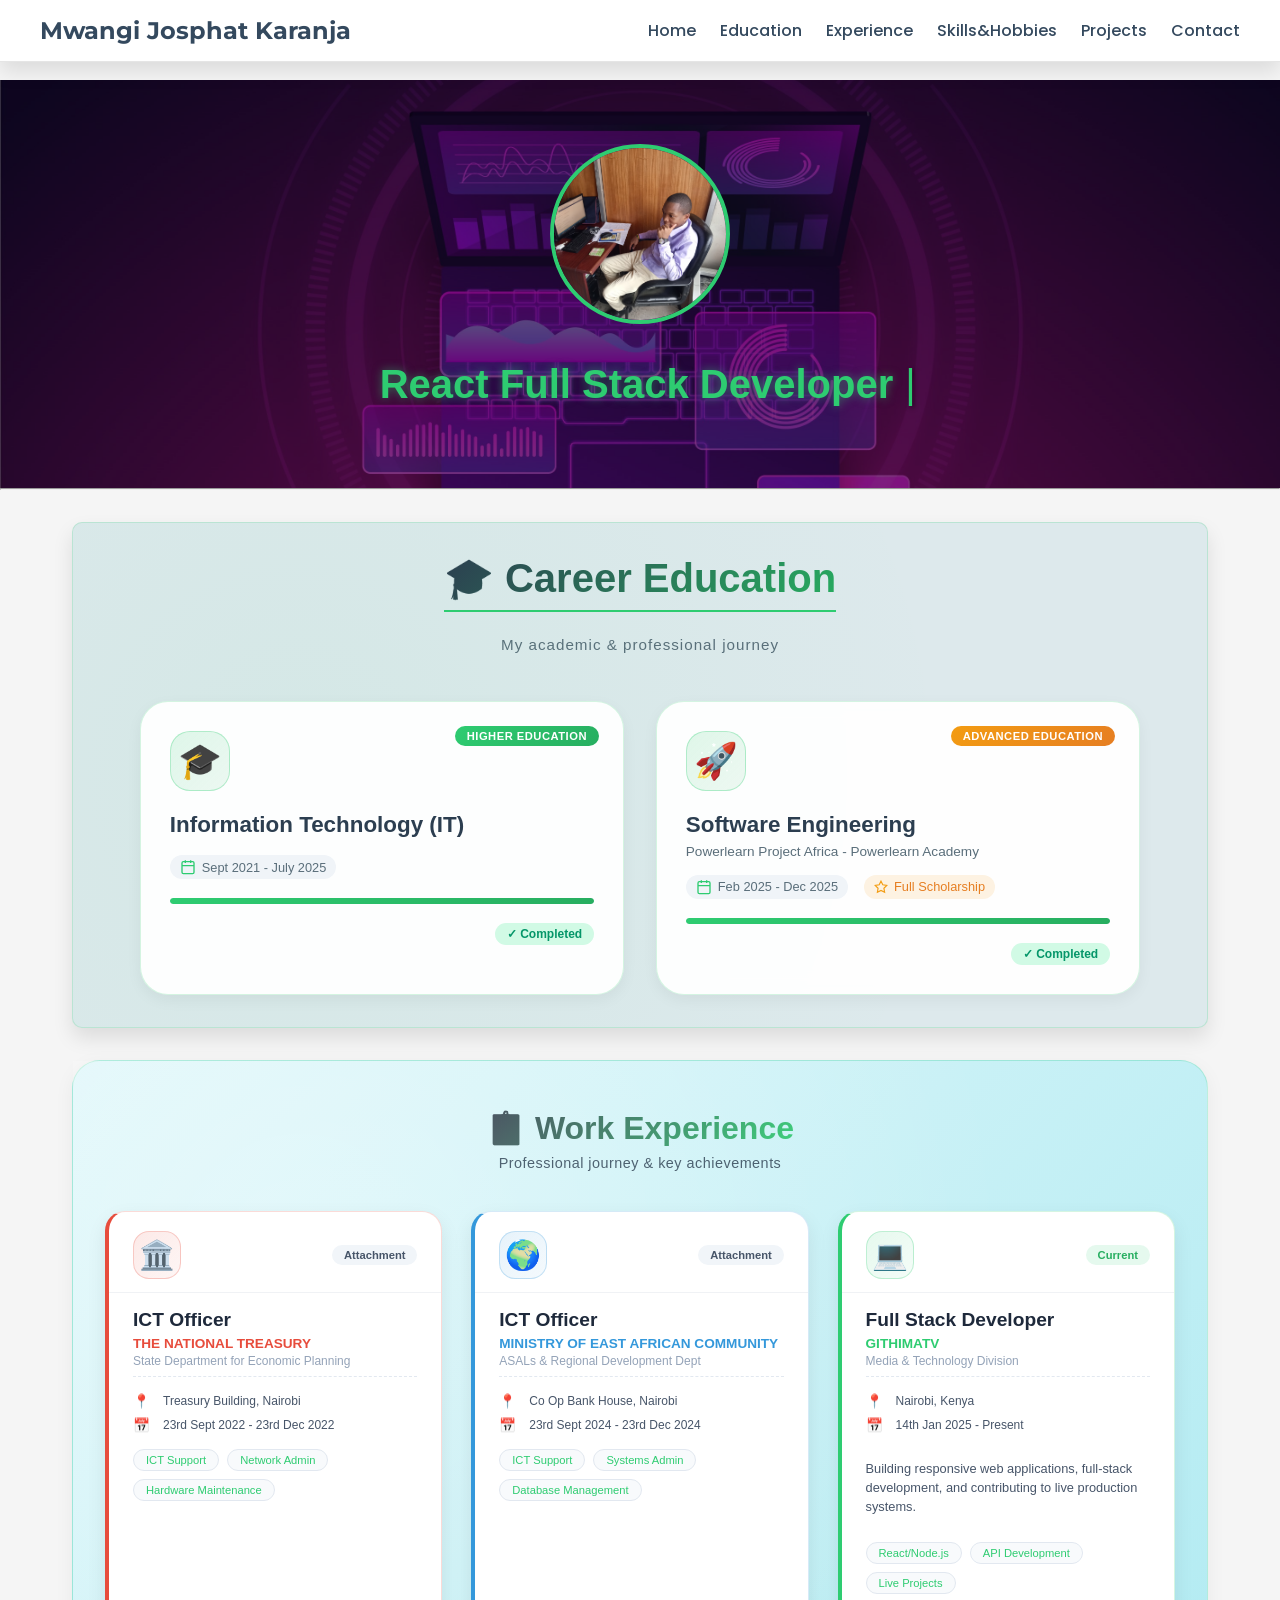
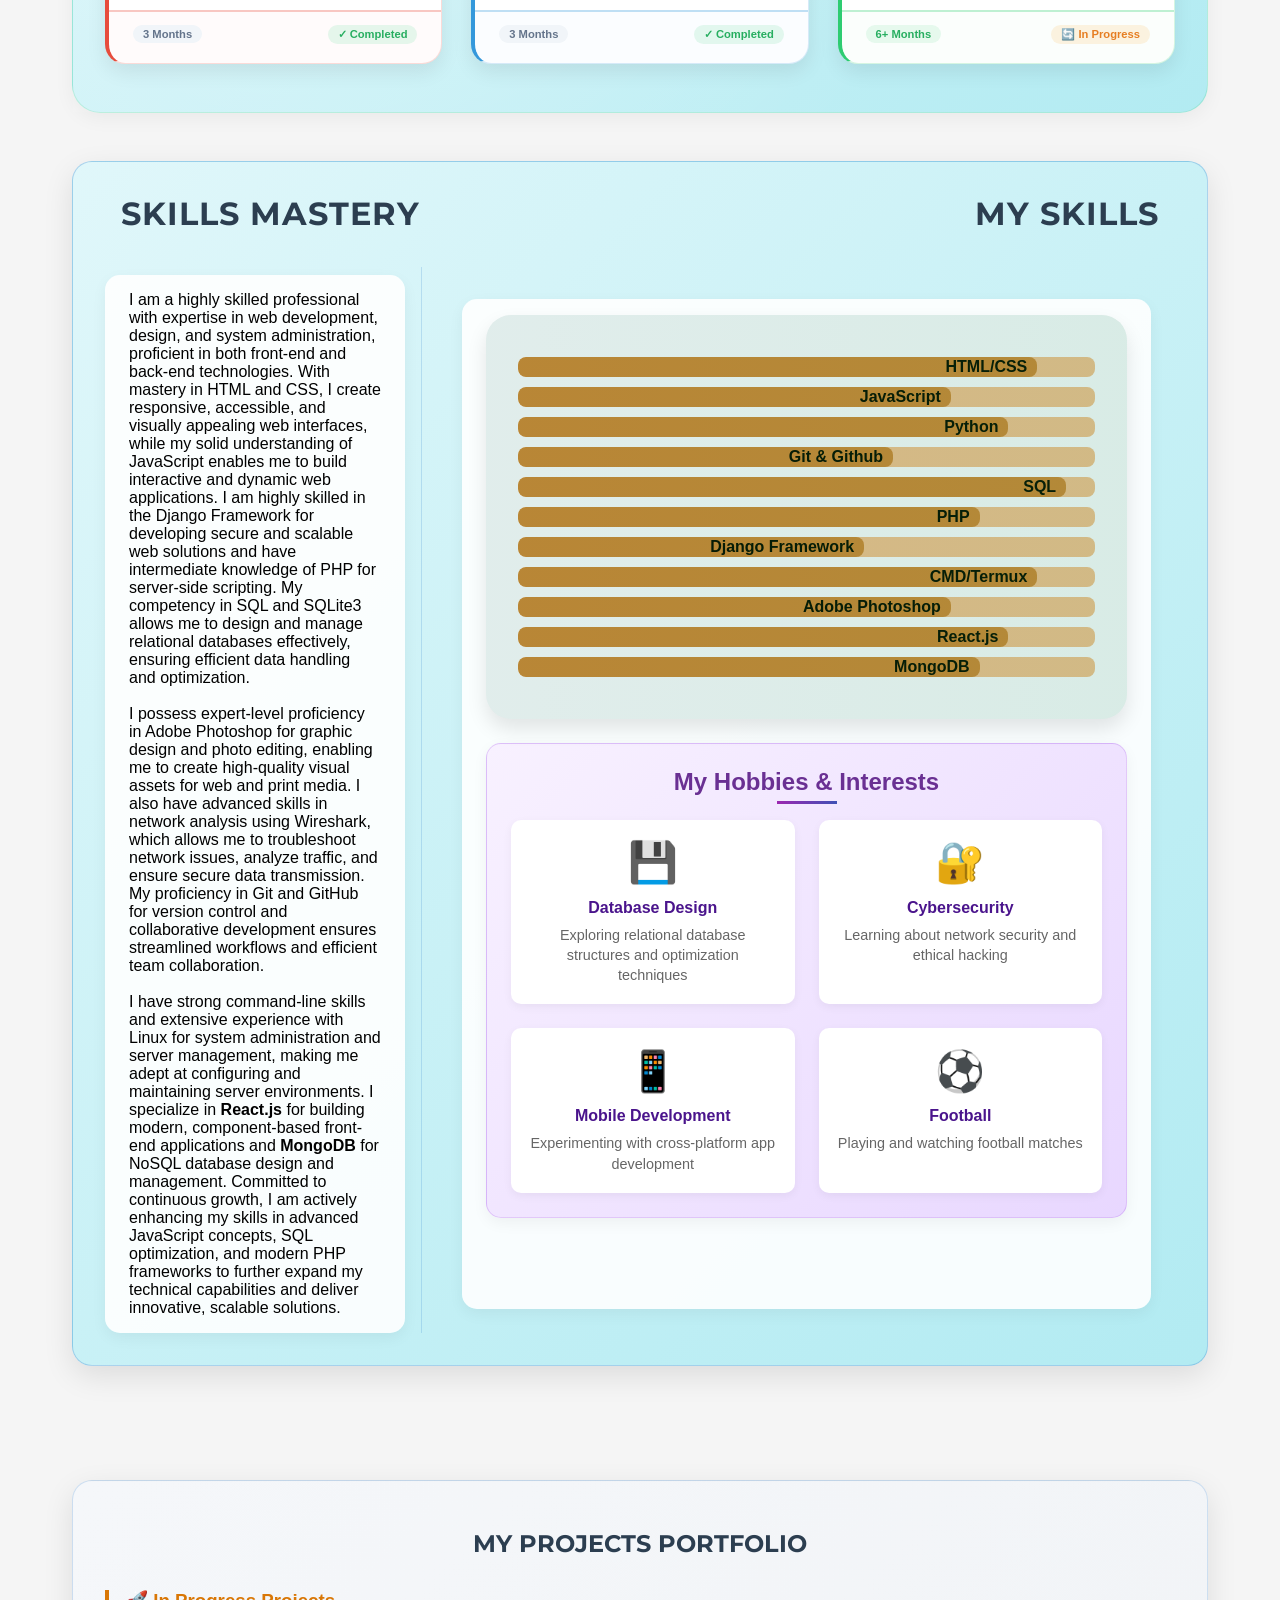
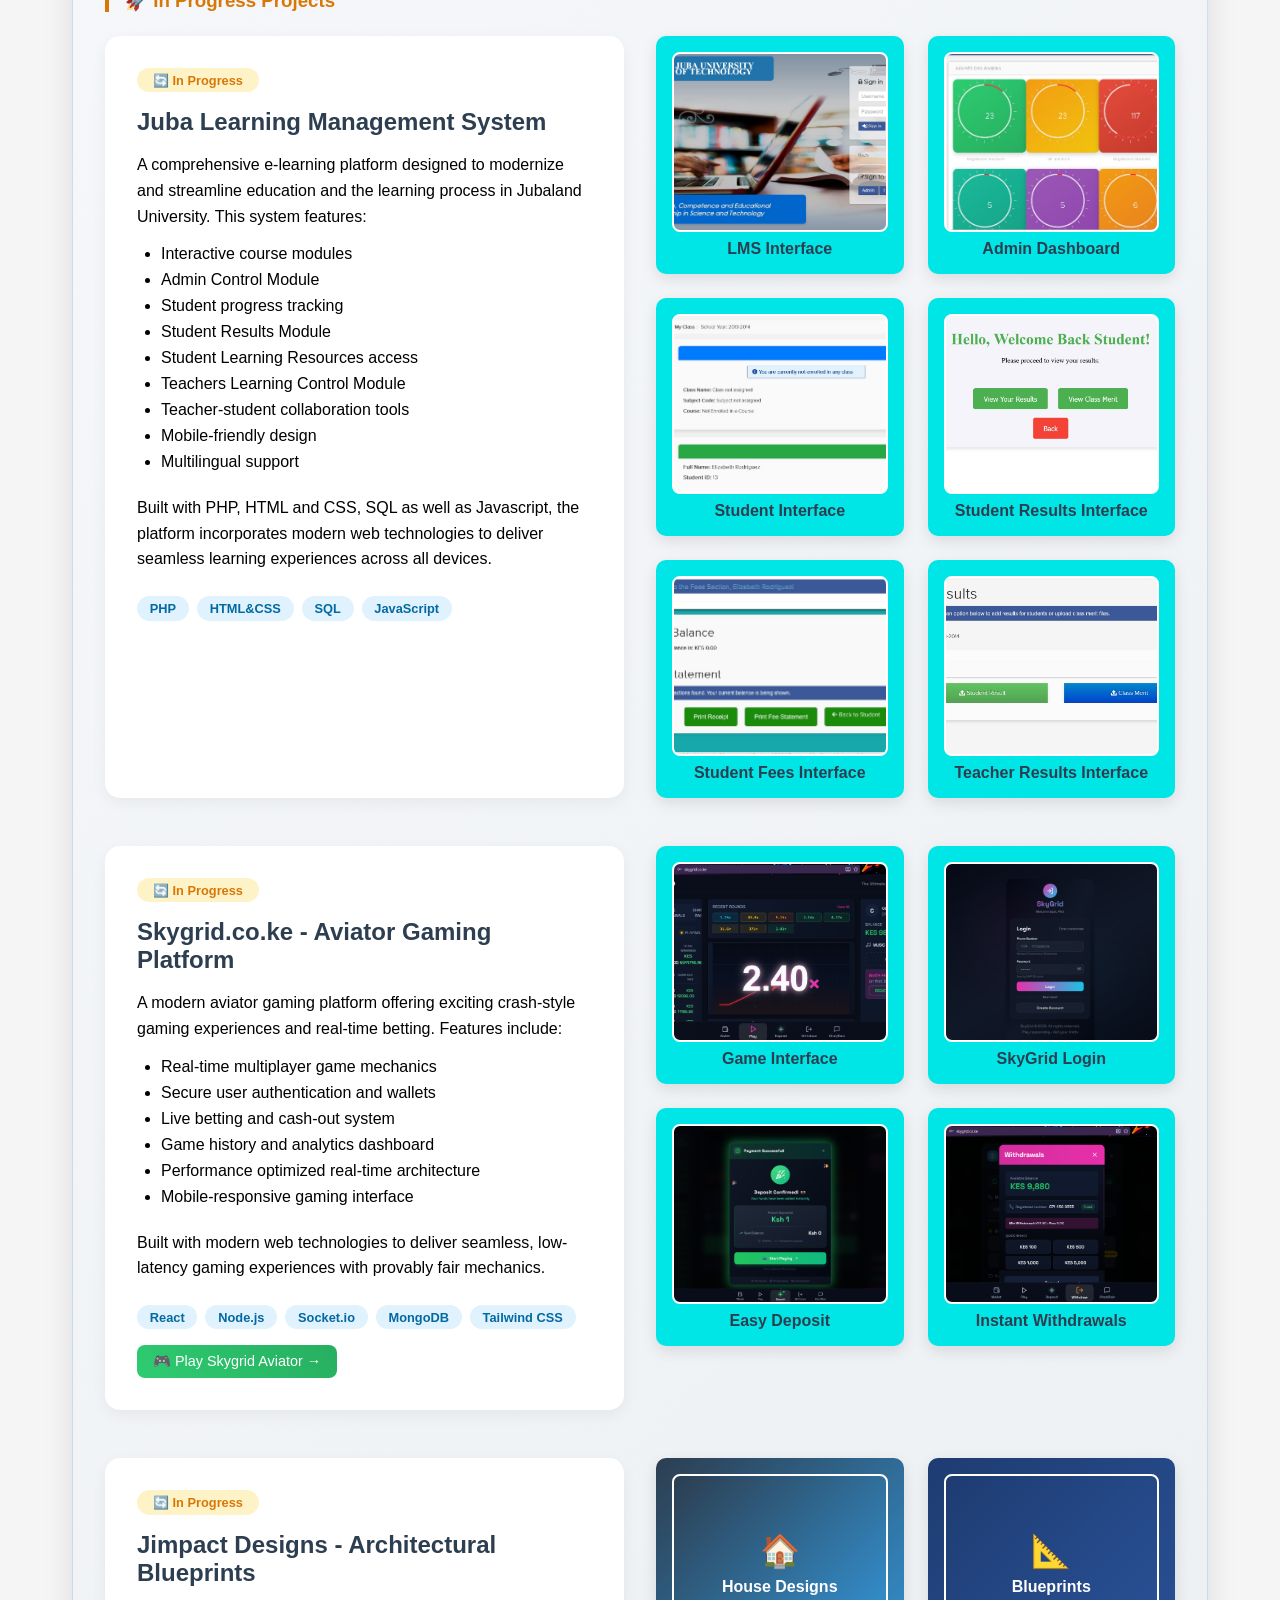
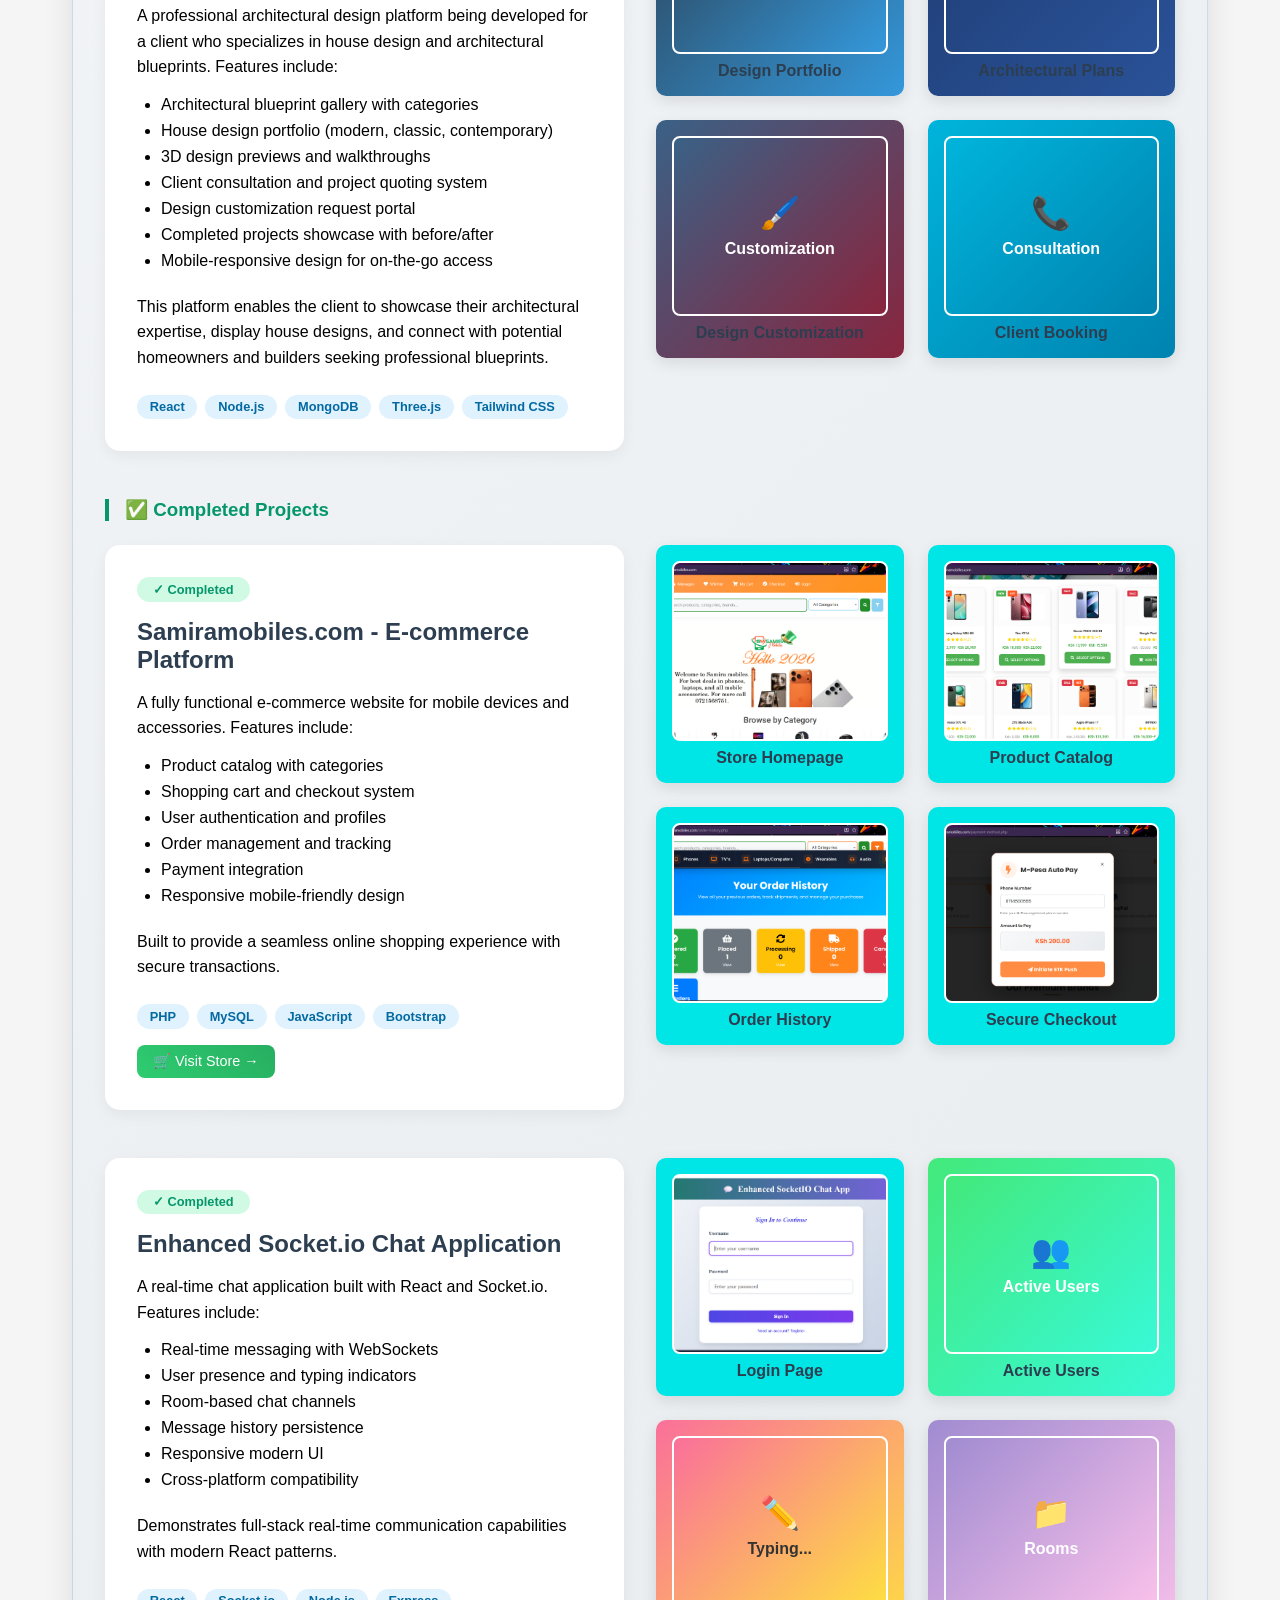
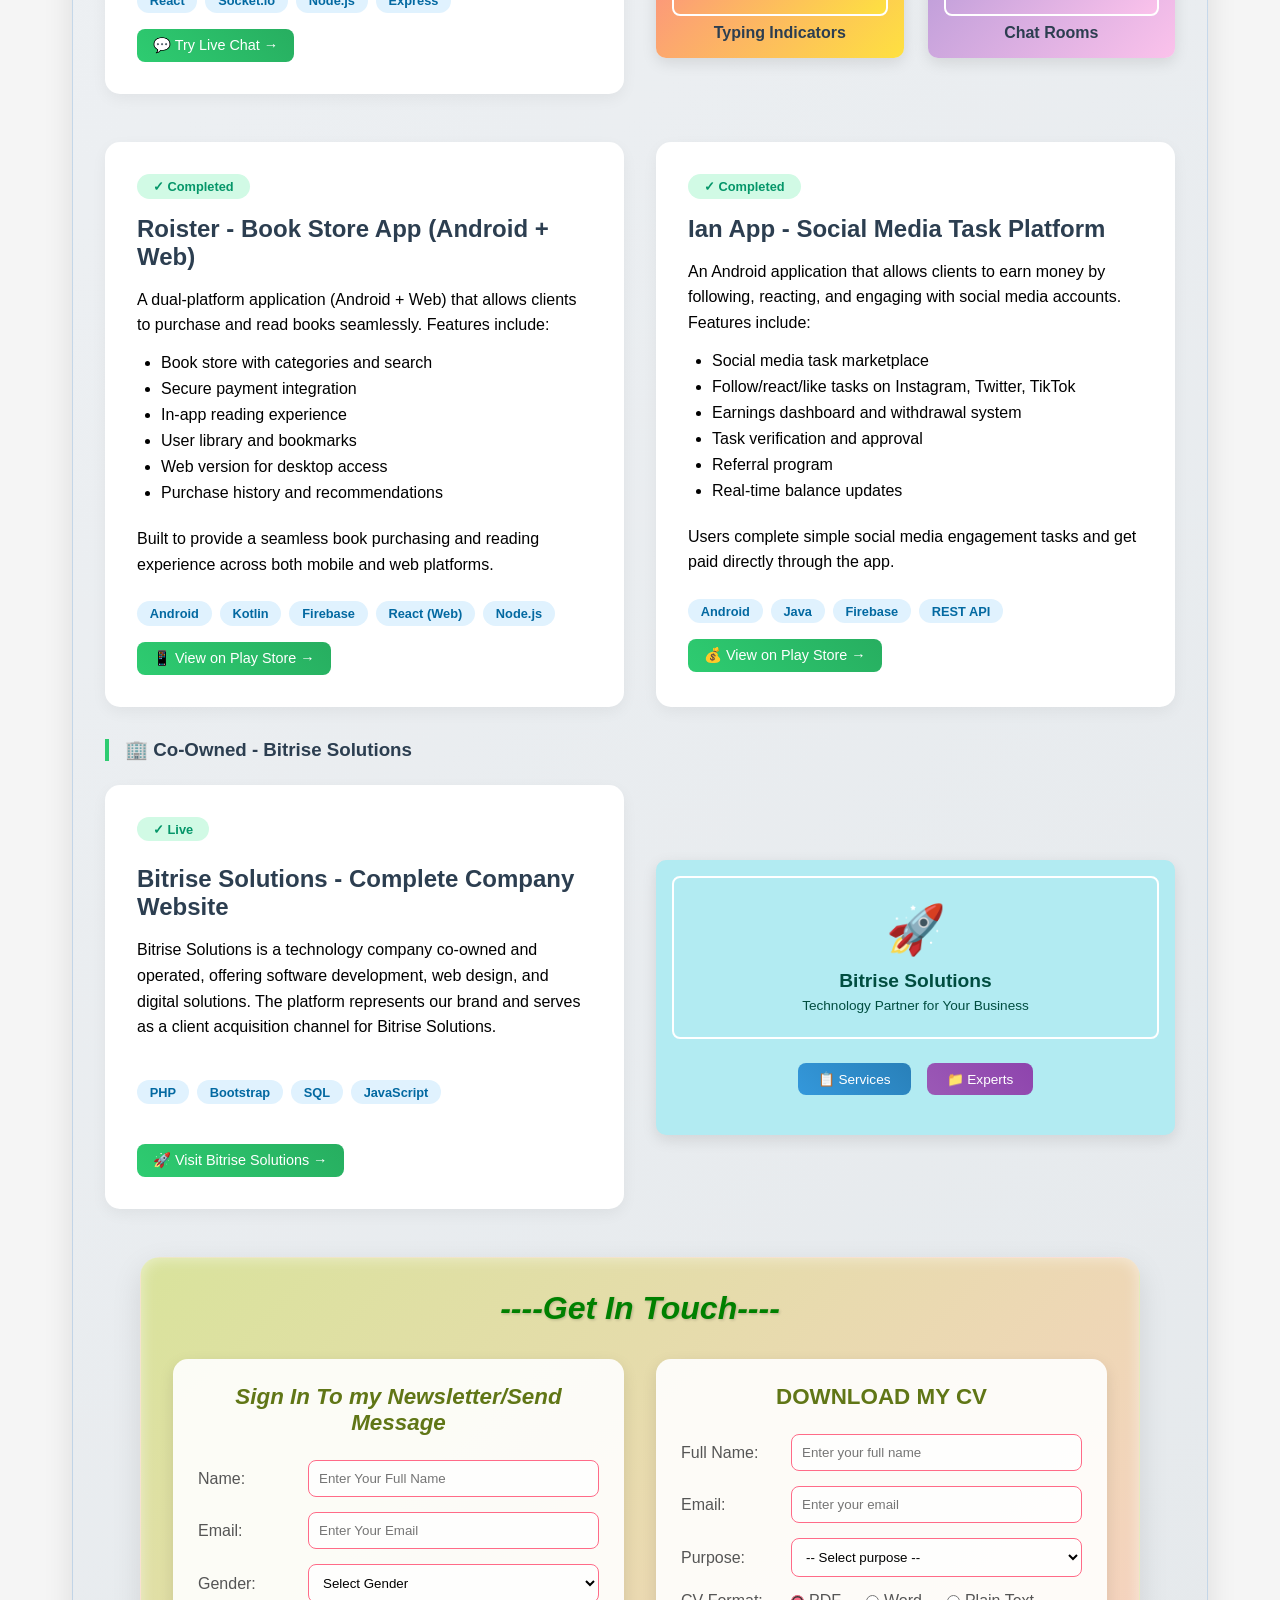
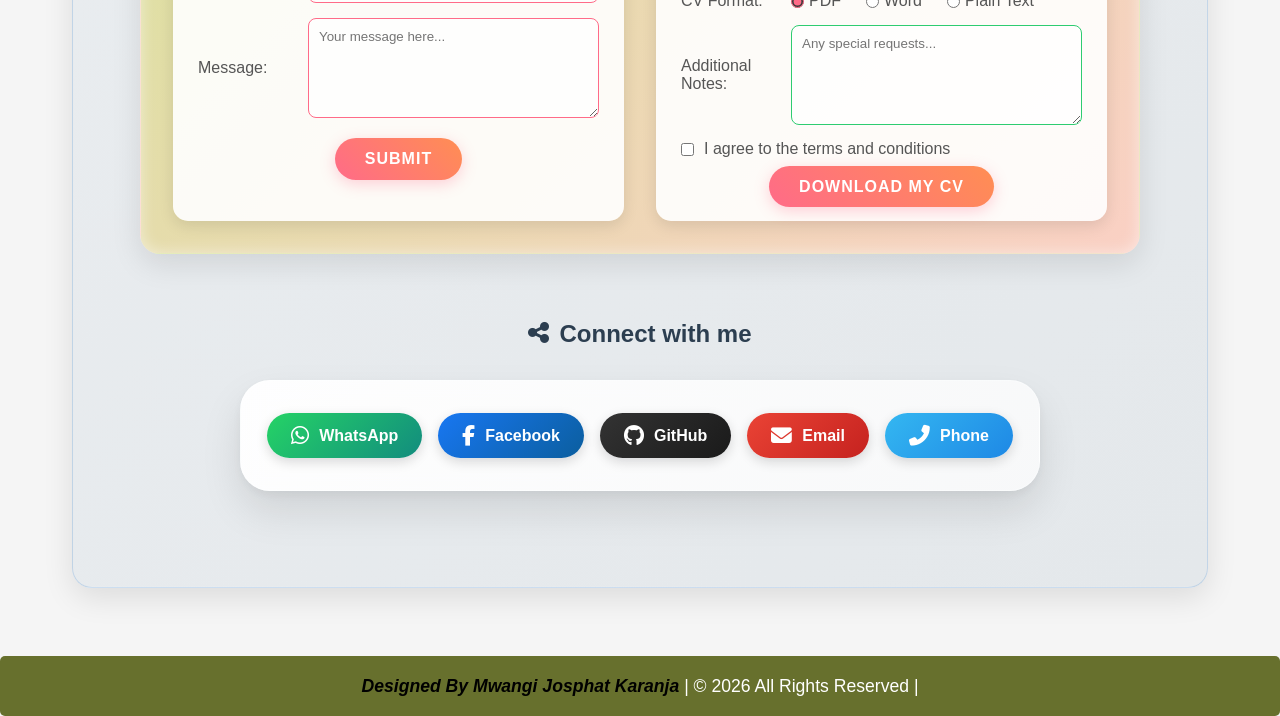
<file: index.html>
<!DOCTYPE html>
<html lang="en">
<head>
    <!-- Basic meta tags for character set and responsive design -->
    <meta charset="UTF-8">
    <meta name="author" content="Mwangi Josphat Karanja">
    <meta name="title" content="Mwangi Josphat Karanja Portfolio">
    <meta name="description" content="A portfolio for Mwangi Josphat Karanja - React Full Stack Developer">
    <meta name="keywords" content="josphat karanja, karanja, josphat, mwangi j, karanja mwangi, captain karanja, react developer, full stack">
    <meta name="viewport" content="width=device-width, initial-scale=1.0">
    
    <title>Mwangi Josphat Karanja | React Full Stack Developer Portfolio</title>
    
    <!-- Google Fonts imports -->
    <link href="https://fonts.googleapis.com/css2?family=Montserrat:wght@400;700&family=Poppins:wght@300;400;600;700&display=swap" rel="stylesheet">
    <link rel="stylesheet" href="https://cdnjs.cloudflare.com/ajax/libs/font-awesome/6.5.1/css/all.min.css">
    <!-- Favicon - Makes tab look professional -->
    <link rel="icon" type="image/png" sizes="32x32" href="data:image/svg+xml,<svg xmlns='http://www.w3.org/2000/svg' viewBox='0 0 100 100'><text y='.9em' font-size='90'>👨‍💻</text></svg>">
    <link rel="shortcut icon" type="image/png" href="data:image/svg+xml,<svg xmlns='http://www.w3.org/2000/svg' viewBox='0 0 100 100'><text y='.9em' font-size='90'>👨‍💻</text></svg>">

    <!-- External CSS import -->
    <link rel="stylesheet" href="sanchez.css">
</head>
<body>
    
    <!-- Navigation bar section -->
    <nav class="navbar">
        <div class="nav-content">
            <div class="logo">Mwangi Josphat Karanja</div>
            <button class="toggle-btn">☰</button>
            <ul class="nav-links">
                <li><a href="#home">Home</a></li>
                <li><a href="#education">Education</a></li>
                <li><a href="#experience">Experience</a></li>
                <li><a href="#skills">Skills&Hobbies</a></li>
                <li><a href="#projects">Projects</a></li>
                <li><a href="#intouch">Contact</a></li>
            </ul>
        </div>
    </nav>

  <!-- Hero/Header section with dynamic typing effect -->
<section class="hero" id="home">
    <img src="resources/images/sanchez.jpg" alt="Mwangi Josphat Karanja" class="profile-img floating-img">
    <div class="hero-text-container">
        <h1 class="dynamic-title">
            <span class="static-prefix"></span>
            <span class="typed-text"></span>
            <span class="cursor-blink">|</span>
        </h1>
    </div>
</section>

    
    <!-- Visual divider lines -->
    <div class="divider-line"></div>
    <div>
        <hr style="line-height: 100%;color: goldenrod;">
    </div>
    
    <!-- Main content container -->
    <div class="main-content">
       
<!-- Education Section - Premium Modern Design -->
<div class="master-container premium-edu-container" id="education">
    <div class="section-header">
        <h2 class="premium-section-title">🎓 Career Education</h2>
        <p class="section-subtitle">My academic & professional journey</p>
    </div>
    
    <div class="premium-edu-grid">
        <!-- Card 1 - Higher Education -->
        <div class="premium-edu-card">
            <div class="card-glow"></div>
            <div class="card-icon">
                <span class="icon-emoji">🎓</span>
            </div>
            <div class="card-badge">Higher Education</div>
            <h3 class="edu-degree">Information Technology (IT)</h3>
            <div class="edu-meta">
                <span class="meta-item">
                    <svg width="16" height="16" viewBox="0 0 24 24" fill="none" stroke="currentColor" stroke-width="2">
                        <rect x="3" y="4" width="18" height="18" rx="2" ry="2"></rect>
                        <line x1="16" y1="2" x2="16" y2="6"></line>
                        <line x1="8" y1="2" x2="8" y2="6"></line>
                        <line x1="3" y1="10" x2="21" y2="10"></line>
                    </svg>
                    Sept 2021 - July 2025
                </span>
            </div>
            <div class="edu-progress">
                <div class="progress-bar" style="width: 100%"></div>
            </div>
            <div class="card-footer">
                <span class="status-completed">✓ Completed</span>
            </div>
        </div>
        
        <!-- Card 2 - Advanced Education -->
        <div class="premium-edu-card">
            <div class="card-glow"></div>
            <div class="card-icon">
                <span class="icon-emoji">🚀</span>
            </div>
            <div class="card-badge premium">Advanced Education</div>
            <h3 class="edu-degree">Software Engineering</h3>
            <p class="edu-institution">Powerlearn Project Africa - Powerlearn Academy</p>
            <div class="edu-meta">
                <span class="meta-item">
                    <svg width="16" height="16" viewBox="0 0 24 24" fill="none" stroke="currentColor" stroke-width="2">
                        <rect x="3" y="4" width="18" height="18" rx="2" ry="2"></rect>
                        <line x1="16" y1="2" x2="16" y2="6"></line>
                        <line x1="8" y1="2" x2="8" y2="6"></line>
                        <line x1="3" y1="10" x2="21" y2="10"></line>
                    </svg>
                    Feb 2025 - Dec 2025
                </span>
                <span class="meta-item scholarship">
                    <svg width="14" height="14" viewBox="0 0 24 24" fill="none" stroke="currentColor" stroke-width="2">
                        <path d="M12 2L15.09 8.26L22 9.27L17 14.14L18.18 21.02L12 17.77L5.82 21.02L7 14.14L2 9.27L8.91 8.26L12 2z"></path>
                    </svg>
                    Full Scholarship
                </span>
            </div>
            <div class="edu-progress">
                <div class="progress-bar" style="width: 100%"></div>
            </div>
            <div class="card-footer">
                <span class="status-completed">✓ Completed</span>
            </div>
        </div>
    </div>
</div>

  <!-- Experience Section - Unique Light Design -->
<div class="experience-unique-container" id="experience">
    <div class="exp-unique-header">
        <h2 class="exp-unique-title">📋 Work Experience</h2>
        <p class="exp-unique-subtitle">Professional journey & key achievements</p>
    </div>
    
    <div class="exp-unique-grid">
        <!-- Card 1 - The National Treasury -->
        <div class="exp-unique-card treasury-unique">
            <div class="exp-card-header">
                <div class="exp-icon-badge treasury-icon-bg">🏛️</div>
                <div class="exp-badge-tag">Attachment</div>
            </div>
            <div class="exp-card-body">
                <h3 class="exp-card-title">ICT Officer</h3>
                <p class="exp-card-org">THE NATIONAL TREASURY</p>
                <p class="exp-card-sub">State Department for Economic Planning</p>
                <div class="exp-card-details">
                    <div class="exp-detail-row">
                        <span class="exp-detail-icon">📍</span>
                        <span>Treasury Building, Nairobi</span>
                    </div>
                    <div class="exp-detail-row">
                        <span class="exp-detail-icon">📅</span>
                        <span>23rd Sept 2022 - 23rd Dec 2022</span>
                    </div>
                </div>
                <div class="exp-skill-pills">
                    <span class="exp-pill">ICT Support</span>
                    <span class="exp-pill">Network Admin</span>
                    <span class="exp-pill">Hardware Maintenance</span>
                </div>
            </div>
            <div class="exp-card-footer treasury-footer">
                <span class="exp-duration">3 Months</span>
                <span class="exp-status completed-status">✓ Completed</span>
            </div>
        </div>
        
        <!-- Card 2 - Ministry of EAC -->
        <div class="exp-unique-card eac-unique">
            <div class="exp-card-header">
                <div class="exp-icon-badge eac-icon-bg">🌍</div>
                <div class="exp-badge-tag">Attachment</div>
            </div>
            <div class="exp-card-body">
                <h3 class="exp-card-title">ICT Officer</h3>
                <p class="exp-card-org">MINISTRY OF EAST AFRICAN COMMUNITY</p>
                <p class="exp-card-sub">ASALs & Regional Development Dept</p>
                <div class="exp-card-details">
                    <div class="exp-detail-row">
                        <span class="exp-detail-icon">📍</span>
                        <span>Co Op Bank House, Nairobi</span>
                    </div>
                    <div class="exp-detail-row">
                        <span class="exp-detail-icon">📅</span>
                        <span>23rd Sept 2024 - 23rd Dec 2024</span>
                    </div>
                </div>
                <div class="exp-skill-pills">
                    <span class="exp-pill">ICT Support</span>
                    <span class="exp-pill">Systems Admin</span>
                    <span class="exp-pill">Database Management</span>
                </div>
            </div>
            <div class="exp-card-footer eac-footer">
                <span class="exp-duration">3 Months</span>
                <span class="exp-status completed-status">✓ Completed</span>
            </div>
        </div>
        
        <!-- Card 3 - Internship (Current) -->
        <div class="exp-unique-card current-unique">
            <div class="exp-card-header">
                <div class="exp-icon-badge current-icon-bg">💻</div>
                <div class="exp-badge-tag current-badge-tag">Current</div>
            </div>
            <div class="exp-card-body">
                <h3 class="exp-card-title">Full Stack Developer</h3>
                <p class="exp-card-org">GITHIMATV</p>
                <p class="exp-card-sub">Media & Technology Division</p>
                <div class="exp-card-details">
                    <div class="exp-detail-row">
                        <span class="exp-detail-icon">📍</span>
                        <span>Nairobi, Kenya</span>
                    </div>
                    <div class="exp-detail-row">
                        <span class="exp-detail-icon">📅</span>
                        <span>14th Jan 2025 - Present</span>
                    </div>
                </div>
                <div class="exp-description-text">
                    Building responsive web applications, full-stack development, and contributing to live production systems.
                </div>
                <div class="exp-skill-pills">
                    <span class="exp-pill">React/Node.js</span>
                    <span class="exp-pill">API Development</span>
                    <span class="exp-pill">Live Projects</span>
                </div>
            </div>
            <div class="exp-card-footer current-footer">
                <span class="exp-duration current-duration">6+ Months</span>
                <span class="exp-status inprogress-status">🔄 In Progress</span>
            </div>
        </div>
    </div>
</div>

        <!-- Skills section with REACT and MongoDB added -->
        <div class="skills-master-container" id="skills">
            <div class="skills-header">
                <h2 class="skills-title">Skills Mastery</h2>
                <h2 class="skills-title">My Skills</h2>
            </div>
            
            <div class="skills-inner-container">
                <div class="column-left" id="skills">
                    <div class="skills-content">
                        <p>I am a highly skilled professional with expertise in web development, design, and system administration, proficient in both front-end and back-end technologies. With mastery in HTML and CSS, I create responsive, accessible, and visually appealing web interfaces, while my solid understanding of JavaScript enables me to build interactive and dynamic web applications. I am highly skilled in the Django Framework for developing secure and scalable web solutions and have intermediate knowledge of PHP for server-side scripting. My competency in SQL and SQLite3 allows me to design and manage relational databases effectively, ensuring efficient data handling and optimization.
                            <br><br>
                            I possess expert-level proficiency in Adobe Photoshop for graphic design and photo editing, enabling me to create high-quality visual assets for web and print media. I also have advanced skills in network analysis using Wireshark, which allows me to troubleshoot network issues, analyze traffic, and ensure secure data transmission. My proficiency in Git and GitHub for version control and collaborative development ensures streamlined workflows and efficient team collaboration.
                            <br><br>
                            I have strong command-line skills and extensive experience with Linux for system administration and server management, making me adept at configuring and maintaining server environments. I specialize in <strong>React.js</strong> for building modern, component-based front-end applications and <strong>MongoDB</strong> for NoSQL database design and management. Committed to continuous growth, I am actively enhancing my skills in advanced JavaScript concepts, SQL optimization, and modern PHP frameworks to further expand my technical capabilities and deliver innovative, scalable solutions.
                            <br>
                        </p>
                    </div>
                </div>
                
                <div class="divider"></div>
                
                <div class="column-right">
                    <div class="skills-content">
                        <div class="card">
                            <div class="skill-container">
                                <div class="skill-bar" style="width: 90%" data-skill="HTML/CSS"></div>
                            </div>
                            <div class="skill-container">
                                <div class="skill-bar" style="width: 75%" data-skill="JavaScript"></div>
                            </div>
                            <div class="skill-container">
                                <div class="skill-bar" style="width: 85%" data-skill="Python"></div>
                            </div>
                            <div class="skill-container">
                                <div class="skill-bar" style="width: 65%" data-skill="Git & Github"></div>
                            </div>
                            <div class="skill-container">
                                <div class="skill-bar" style="width: 95%" data-skill="SQL"></div>
                            </div>
                            <div class="skill-container">
                                <div class="skill-bar" style="width: 80%" data-skill="PHP"></div>
                            </div>
                            <div class="skill-container">
                                <div class="skill-bar" style="width: 60%" data-skill="Django Framework"></div>
                            </div>
                            <div class="skill-container">
                                <div class="skill-bar" style="width: 90%" data-skill="CMD/Termux"></div>
                            </div>
                            <div class="skill-container">
                                <div class="skill-bar" style="width: 75%" data-skill="Adobe Photoshop"></div>
                            </div>
                            <div class="skill-container">
                                <div class="skill-bar" style="width: 85%" data-skill="React.js"></div>
                            </div>
                            <div class="skill-container">
                                <div class="skill-bar" style="width: 80%" data-skill="MongoDB"></div>
                            </div>
                        </div>
                        
                        <div class="hobbies-container">
                            <h3>My Hobbies & Interests</h3>
                            <div class="hobbies-grid">
                                <div class="hobby-item">
                                    <div class="hobby-icon">💾</div>
                                    <h4>Database Design</h4>
                                    <p>Exploring relational database structures and optimization techniques</p>
                                </div>
                                <div class="hobby-item">
                                    <div class="hobby-icon">🔐</div>
                                    <h4>Cybersecurity</h4>
                                    <p>Learning about network security and ethical hacking</p>
                                </div>
                                <div class="hobby-item">
                                    <div class="hobby-icon">📱</div>
                                    <h4>Mobile Development</h4>
                                    <p>Experimenting with cross-platform app development</p>
                                </div>
                                <div class="hobby-item">
                                    <div class="hobby-icon">⚽</div>
                                    <h4>Football</h4>
                                    <p>Playing and watching football matches</p>
                                </div>
                            </div>
                        </div>
                    </div>
                </div>
            </div>
        </div>
<br>

        <!-- Enhanced Projects section - NEW PAGE CONTENT -->
        <div class="projects-master-container" id="projects">
            <h2 style="text-align: center; margin-bottom: 2rem; color: #2c3e50; font-family: 'Montserrat', sans-serif;">MY PROJECTS PORTFOLIO</h2>
            
            <!-- IN PROGRESS PROJECTS -->
            <h3 style="color: #d97706; margin-bottom: 1.5rem; border-left: 4px solid #d97706; padding-left: 1rem;">🚀 In Progress Projects</h3>
            
            <!-- Juba LMS Project -->
            <div class="projects-inner-container" style="margin-bottom: 3rem;">
                <div class="project-description">
                    <div class="project-card">
                        <span class="status-badge status-in-progress">🔄 In Progress</span>
                        <h3>Juba Learning Management System</h3>
                        <p>A comprehensive e-learning platform designed to modernize and streamline education and the learning process in Jubaland University. This system features:</p>
                        <ul>
                            <li>Interactive course modules</li>
                            <li>Admin Control Module</li>
                            <li>Student progress tracking</li>
                            <li>Student Results Module</li>
                            <li>Student Learning Resources access</li>
                            <li>Teachers Learning Control Module</li>
                            <li>Teacher-student collaboration tools</li>
                            <li>Mobile-friendly design</li>
                            <li>Multilingual support</li>
                        </ul>
                        <p>Built with PHP, HTML and CSS, SQL as well as Javascript, the platform incorporates modern web technologies to deliver seamless learning experiences across all devices.</p>
                        <div class="tech-stack">
                            <span class="tech-tag">PHP</span>
                            <span class="tech-tag">HTML&CSS</span>
                            <span class="tech-tag">SQL</span>
                            <span class="tech-tag">JavaScript</span>
                        </div>
                    </div>
                </div>
                
                <div class="project-screenshots">
                    <div class="screenshot-grid">
                        <div class="screenshot-card" onclick="openModal('resources/images/dashboard.jpg')">
                            <div class="screenshot-img" style="background-image: url('resources/images/dashboard.jpg');"></div>
                            <p>LMS Interface</p>
                        </div>
                        <div class="screenshot-card" onclick="openModal('resources/images/dashboard-admin.jpg')">
                            <div class="screenshot-img" style="background-image: url('resources/images/dashboard-admin.jpg');"></div>
                            <p>Admin Dashboard</p>
                        </div>
                        <div class="screenshot-card" onclick="openModal('resources/images/student-interface.jpg')">
                            <div class="screenshot-img" style="background-image: url('resources/images/student-interface.jpg');"></div>
                            <p>Student Interface</p>
                        </div>
                        <div class="screenshot-card" onclick="openModal('resources/images/results.jpg')">
                            <div class="screenshot-img" style="background-image: url('resources/images/results.jpg');"></div>
                            <p>Student Results Interface</p>
                        </div>
                        <div class="screenshot-card" onclick="openModal('resources/images/student-fees.jpg')">
                            <div class="screenshot-img" style="background-image: url('resources/images/student-fees.jpg');"></div>
                            <p>Student Fees Interface</p>
                        </div>
                        <div class="screenshot-card" onclick="openModal('resources/images/teacher-add-results.jpg')">
                            <div class="screenshot-img" style="background-image: url('resources/images/teacher-add-results.jpg');"></div>
                            <p>Teacher Results Interface</p>
                        </div>
                    </div>
                </div>
            </div>
            
 <!-- Skygrid.co.ke Project - Aviator Gaming Platform -->
<div class="projects-inner-container" style="margin-bottom: 3rem;">
    <div class="project-description">
        <div class="project-card">
            <span class="status-badge status-in-progress">🔄 In Progress</span>
            <h3>Skygrid.co.ke - Aviator Gaming Platform</h3>
            <p>A modern aviator gaming platform offering exciting crash-style gaming experiences and real-time betting. Features include:</p>
            <ul>
                <li>Real-time multiplayer game mechanics</li>
                <li>Secure user authentication and wallets</li>
                <li>Live betting and cash-out system</li>
                <li>Game history and analytics dashboard</li>
                <li>Performance optimized real-time architecture</li>
                <li>Mobile-responsive gaming interface</li>
            </ul>
            <p>Built with modern web technologies to deliver seamless, low-latency gaming experiences with provably fair mechanics.</p>
            <div class="tech-stack">
                <span class="tech-tag">React</span>
                <span class="tech-tag">Node.js</span>
                <span class="tech-tag">Socket.io</span>
                <span class="tech-tag">MongoDB</span>
                <span class="tech-tag">Tailwind CSS</span>
            </div>
            <a href="https://skygrid.co.ke" target="_blank" class="demo-link">🎮 Play Skygrid Aviator →</a>
        </div>
    </div>
    <div class="project-screenshots">
        <div class="screenshot-grid">
            <!-- Screenshot 1 - Game Lobby (Real Image) -->
            <div class="screenshot-card" onclick="openModal('resources/images/7.png')">
                <div class="screenshot-img" style="background-image: url('resources/images/7.png'); background-size: cover; background-position: center; height: 180px; border-radius: 8px;"></div>
                <p>Game Interface</p>
            </div>
            <!-- Screenshot 2 - Betting Panel (Real Image) -->
            <div class="screenshot-card" onclick="openModal('resources/images/8.png')">
                <div class="screenshot-img" style="background-image: url('resources/images/8.png'); background-size: cover; background-position: center; height: 180px; border-radius: 8px;"></div>
                <p>SkyGrid Login</p>
            </div>
            <!-- Screenshot 3 -->
            <div class="screenshot-card" onclick="openModal('resources/images/9.png')">
                <div class="screenshot-img" style="background-image: url('resources/images/9.png'); background-size: cover; background-position: center; height: 180px; border-radius: 8px;"></div>
                <p>Easy Deposit</p>
            </div>
            
            <!-- Screenshot 5 -->
            <div class="screenshot-card" onclick="openModal('resources/images/5.png')">
                <div class="screenshot-img" style="background-image: url('resources/images/5.png'); background-size: cover; background-position: center; height: 180px; border-radius: 8px;"></div>
                <p>Instant Withdrawals</p>
            </div>
        </div>
    </div>
</div>

<!-- Jimpact Designs - Architectural Blueprints & House Designs -->
<div class="projects-inner-container" style="margin-bottom: 3rem;">
    <div class="project-description">
        <div class="project-card">
            <span class="status-badge status-in-progress">🔄 In Progress</span>
            <h3>Jimpact Designs - Architectural Blueprints</h3>
            <p>A professional architectural design platform being developed for a client who specializes in house design and architectural blueprints. Features include:</p>
            <ul>
                <li>Architectural blueprint gallery with categories</li>
                <li>House design portfolio (modern, classic, contemporary)</li>
                <li>3D design previews and walkthroughs</li>
                <li>Client consultation and project quoting system</li>
                <li>Design customization request portal</li>
                <li>Completed projects showcase with before/after</li>
                <li>Mobile-responsive design for on-the-go access</li>
            </ul>
            <p>This platform enables the client to showcase their architectural expertise, display house designs, and connect with potential homeowners and builders seeking professional blueprints.</p>
            <div class="tech-stack">
                <span class="tech-tag">React</span>
                <span class="tech-tag">Node.js</span>
                <span class="tech-tag">MongoDB</span>
                <span class="tech-tag">Three.js</span>
                <span class="tech-tag">Tailwind CSS</span>
            </div>
        </div>
    </div>
    <div class="project-screenshots">
        <div class="screenshot-grid">
            <div class="screenshot-card" style="background: linear-gradient(135deg, #2c3e50 0%, #3498db 100%);">
                <div class="screenshot-img" style="background: linear-gradient(135deg, #2c3e50 0%, #3498db 100%); height: 180px; display: flex; align-items: center; justify-content: center; flex-direction: column;">
                    <span style="color: white; font-weight: bold; font-size: 2rem;">🏠</span>
                    <span style="color: white; font-weight: bold; margin-top: 8px;">House Designs</span>
                </div>
                <p>Design Portfolio</p>
            </div>
            <div class="screenshot-card" style="background: linear-gradient(135deg, #1e3c72 0%, #2a5298 100%);">
                <div class="screenshot-img" style="background: linear-gradient(135deg, #1e3c72 0%, #2a5298 100%); height: 180px; display: flex; align-items: center; justify-content: center; flex-direction: column;">
                    <span style="color: white; font-weight: bold; font-size: 2rem;">📐</span>
                    <span style="color: white; font-weight: bold; margin-top: 8px;">Blueprints</span>
                </div>
                <p>Architectural Plans</p>
            </div>
            <div class="screenshot-card" style="background: linear-gradient(135deg, #3a6186 0%, #89253e 100%);">
                <div class="screenshot-img" style="background: linear-gradient(135deg, #3a6186 0%, #89253e 100%); height: 180px; display: flex; align-items: center; justify-content: center; flex-direction: column;">
                    <span style="color: white; font-weight: bold; font-size: 2rem;">🖌️</span>
                    <span style="color: white; font-weight: bold; margin-top: 8px;">Customization</span>
                </div>
                <p>Design Customization</p>
            </div>
            <div class="screenshot-card" style="background: linear-gradient(135deg, #00b4db 0%, #0083b0 100%);">
                <div class="screenshot-img" style="background: linear-gradient(135deg, #00b4db 0%, #0083b0 100%); height: 180px; display: flex; align-items: center; justify-content: center; flex-direction: column;">
                    <span style="color: white; font-weight: bold; font-size: 2rem;">📞</span>
                    <span style="color: white; font-weight: bold; margin-top: 8px;">Consultation</span>
                </div>
                <p>Client Booking</p>
            </div>
        </div>
    </div>
</div>


<!-- COMPLETED PROJECTS -->
<h3 style="color: #059669; margin-bottom: 1.5rem; margin-top: 2rem; border-left: 4px solid #059669; padding-left: 1rem;">✅ Completed Projects</h3>

 <!-- Samiramobiles.com - E-commerce Platform -->
<div class="projects-inner-container" style="margin-bottom: 3rem;">
    <div class="project-description">
        <div class="project-card">
            <span class="status-badge status-completed">✓ Completed</span>
            <h3>Samiramobiles.com - E-commerce Platform</h3>
            <p>A fully functional e-commerce website for mobile devices and accessories. Features include:</p>
            <ul>
                <li>Product catalog with categories</li>
                <li>Shopping cart and checkout system</li>
                <li>User authentication and profiles</li>
                <li>Order management and tracking</li>
                <li>Payment integration</li>
                <li>Responsive mobile-friendly design</li>
            </ul>
            <p>Built to provide a seamless online shopping experience with secure transactions.</p>
            <div class="tech-stack">
                <span class="tech-tag">PHP</span>
                <span class="tech-tag">MySQL</span>
                <span class="tech-tag">JavaScript</span>
                <span class="tech-tag">Bootstrap</span>
            </div>
            <a href="https://samiramobiles.com" target="_blank" class="demo-link">🛒 Visit Store →</a>
        </div>
    </div>
    <div class="project-screenshots">
        <div class="screenshot-grid">
            <!-- Screenshot 1 - Homepage (Real Image) -->
            <div class="screenshot-card" onclick="openModal('resources/images/1.png')">
                <div class="screenshot-img" style="background-image: url('resources/images/1.png'); background-size: cover; background-position: center; height: 180px; border-radius: 8px;"></div>
                <p>Store Homepage</p>
            </div>
            <!-- Screenshot 2 - Products (Real Image) -->
            <div class="screenshot-card" onclick="openModal('resources/images/2.png')">
                <div class="screenshot-img" style="background-image: url('resources/images/2.png'); background-size: cover; background-position: center; height: 180px; border-radius: 8px;"></div>
                <p>Product Catalog</p>
            </div>
            <!-- Screenshot 3 - Cart (Real Image) -->
            <div class="screenshot-card" onclick="openModal('resources/images/3.png')">
                <div class="screenshot-img" style="background-image: url('resources/images/3.png'); background-size: cover; background-position: center; height: 180px; border-radius: 8px;"></div>
                <p>Order History</p>
            </div>

            <div class="screenshot-card" onclick="openModal('resources/images/10.png')">
                <div class="screenshot-img" style="background-image: url('resources/images/10.png'); background-size: cover; background-position: center; height: 180px; border-radius: 8px;"></div>
               <p>Secure Checkout</p>
            </div>    
        </div>
    </div>
</div>

<!-- Enhanced Socket.io Chat App -->
<div class="projects-inner-container" style="margin-bottom: 3rem;">
    <div class="project-description">
        <div class="project-card">
            <span class="status-badge status-completed">✓ Completed</span>
            <h3>Enhanced Socket.io Chat Application</h3>
            <p>A real-time chat application built with React and Socket.io. Features include:</p>
            <ul>
                <li>Real-time messaging with WebSockets</li>
                <li>User presence and typing indicators</li>
                <li>Room-based chat channels</li>
                <li>Message history persistence</li>
                <li>Responsive modern UI</li>
                <li>Cross-platform compatibility</li>
            </ul>
            <p>Demonstrates full-stack real-time communication capabilities with modern React patterns.</p>
            <div class="tech-stack">
                <span class="tech-tag">React</span>
                <span class="tech-tag">Socket.io</span>
                <span class="tech-tag">Node.js</span>
                <span class="tech-tag">Express</span>
            </div>
            <a href="https://plp-mern-wk-8-final-socketio-chat-render-l57q.onrender.com/" target="_blank" class="demo-link">💬 Try Live Chat →</a>
        </div>
    </div>
    <div class="project-screenshots">
        <div class="screenshot-grid">
            <!-- Screenshot 1 - Chat Room (Real Image) -->
            <div class="screenshot-card" onclick="openModal('resources/images/4.png')">
                <div class="screenshot-img" style="background-image: url('resources/images/4.png'); background-size: cover; background-position: center; height: 180px; border-radius: 8px;"></div>
                <p>Login Page</p>
            </div>
            <!-- Screenshot 2 - Active Users (Gradient Placeholder) -->
            <div class="screenshot-card" style="background: linear-gradient(135deg, #43e97b 0%, #38f9d7 100%); cursor: pointer;" onclick="openModal('resources/images/socketio-users.jpg')">
                <div class="screenshot-img" style="background: linear-gradient(135deg, #43e97b 0%, #38f9d7 100%); height: 180px; display: flex; align-items: center; justify-content: center; flex-direction: column;">
                    <span style="color: white; font-weight: bold; font-size: 2rem;">👥</span>
                    <span style="color: white; font-weight: bold; margin-top: 8px;">Active Users</span>
                </div>
                <p>Active Users</p>
            </div>
            <!-- Screenshot 3 - Typing Indicators (Gradient Placeholder) -->
            <div class="screenshot-card" style="background: linear-gradient(135deg, #fa709a 0%, #fee140 100%); cursor: pointer;" onclick="openModal('resources/images/socketio-typing.jpg')">
                <div class="screenshot-img" style="background: linear-gradient(135deg, #fa709a 0%, #fee140 100%); height: 180px; display: flex; align-items: center; justify-content: center; flex-direction: column;">
                    <span style="color: #333; font-weight: bold; font-size: 2rem;">✏️</span>
                    <span style="color: #333; font-weight: bold; margin-top: 8px;">Typing...</span>
                </div>
                <p>Typing Indicators</p>
            </div>
            <!-- Screenshot 4 - Chat Rooms (Gradient Placeholder) -->
            <div class="screenshot-card" style="background: linear-gradient(135deg, #a18cd1 0%, #fbc2eb 100%); cursor: pointer;" onclick="openModal('resources/images/socketio-rooms.jpg')">
                <div class="screenshot-img" style="background: linear-gradient(135deg, #a18cd1 0%, #fbc2eb 100%); height: 180px; display: flex; align-items: center; justify-content: center; flex-direction: column;">
                    <span style="color: white; font-weight: bold; font-size: 2rem;">📁</span>
                    <span style="color: white; font-weight: bold; margin-top: 8px;">Rooms</span>
                </div>
                <p>Chat Rooms</p>
            </div>
        </div>
    </div>
</div>

<!-- Android Apps Row - UPDATED -->
<div class="projects-inner-container" style="margin-bottom: 2rem;">
    <div class="project-description">
        <div class="project-card">
            <span class="status-badge status-completed">✓ Completed</span>
            <h3>Roister - Book Store App (Android + Web)</h3>
            <p>A dual-platform application (Android + Web) that allows clients to purchase and read books seamlessly. Features include:</p>
            <ul>
                <li>Book store with categories and search</li>
                <li>Secure payment integration</li>
                <li>In-app reading experience</li>
                <li>User library and bookmarks</li>
                <li>Web version for desktop access</li>
                <li>Purchase history and recommendations</li>
            </ul>
            <p>Built to provide a seamless book purchasing and reading experience across both mobile and web platforms.</p>
            <div class="tech-stack">
                <span class="tech-tag">Android</span>
                <span class="tech-tag">Kotlin</span>
                <span class="tech-tag">Firebase</span>
                <span class="tech-tag">React (Web)</span>
                <span class="tech-tag">Node.js</span>
            </div>
            <a href="https://play.google.com/store/apps/details?id=com.ian.kushbooks" target="_blank" class="demo-link">📱 View on Play Store →</a>
        </div>
    </div>
    <div class="project-description">
        <div class="project-card">
            <span class="status-badge status-completed">✓ Completed</span>
            <h3>Ian App - Social Media Task Platform</h3>
            <p>An Android application that allows clients to earn money by following, reacting, and engaging with social media accounts. Features include:</p>
            <ul>
                <li>Social media task marketplace</li>
                <li>Follow/react/like tasks on Instagram, Twitter, TikTok</li>
                <li>Earnings dashboard and withdrawal system</li>
                <li>Task verification and approval</li>
                <li>Referral program</li>
                <li>Real-time balance updates</li>
            </ul>
            <p>Users complete simple social media engagement tasks and get paid directly through the app.</p>
            <div class="tech-stack">
                <span class="tech-tag">Android</span>
                <span class="tech-tag">Java</span>
                <span class="tech-tag">Firebase</span>
                <span class="tech-tag">REST API</span>
            </div>
            <a href="https://play.google.com/store/apps/details?id=com.ianapp.ianapp" target="_blank" class="demo-link">💰 View on Play Store →</a>
        </div>
    </div>
</div>

<!-- Bitrise Solutions - Company Section -->
<h3 style="color: #2c3e50; margin-bottom: 1.5rem; margin-top: 2rem; border-left: 4px solid #2ecc71; padding-left: 1rem;">🏢 Co-Owned - Bitrise Solutions</h3>

<div class="projects-inner-container" style="margin-bottom: 3rem;">
    <div class="project-description">
        <div class="project-card" style="display: flex; flex-direction: column;">
            <span class="status-badge status-completed" style="align-self: flex-start;">✓ Live</span>
            <h3 style="margin-top: 0.5rem;">Bitrise Solutions - Complete Company Website</h3>
            <p>Bitrise Solutions is a technology company co-owned and operated, offering software development, web design, and digital solutions. The platform represents our brand and serves as a client acquisition channel for Bitrise Solutions.</p>
            <div class="tech-stack">
                <span class="tech-tag">PHP</span>
                <span class="tech-tag">Bootstrap</span>
                <span class="tech-tag">SQL</span>
                <span class="tech-tag">JavaScript</span>
            </div>
            <div style="margin-top: 1.5rem;">
                <a href="https://bitrisesolutions.co.ke" target="_blank" class="demo-link" style="background: linear-gradient(45deg, #2ecc71, #27ae60); display: inline-block;">🚀 Visit Bitrise Solutions →</a>
            </div>
        </div>
    </div>
    <div class="project-screenshots" style="display: flex; align-items: center; justify-content: center;">
        <div class="screenshot-card" style="background: #b2ebf2; width: 100%; text-align: center; cursor: default; box-shadow: 0 5px 15px rgba(0,0,0,0.1);">
            <div class="screenshot-img" style="background: #b2ebf2; height: auto; padding: 1.5rem; display: flex; align-items: center; justify-content: center; flex-direction: column;">
                <span style="color: #00695c; font-weight: bold; font-size: 3rem;">🚀</span>
                <span style="color: #004d40; font-weight: bold; margin-top: 12px; font-size: 1.2rem;">Bitrise Solutions</span>
                <span style="color: #004d40; font-size: 0.85rem; margin-top: 6px;">Technology Partner for Your Business</span>
            </div>
            <div style="display: flex; gap: 1rem; justify-content: center; padding: 0 1rem 1.5rem 1rem; flex-wrap: wrap;">
                <a href="https://bitrisesolutions.co.ke/services.php" target="_blank" class="demo-link" style="background: linear-gradient(45deg, #3498db, #2980b9); padding: 8px 20px; font-size: 0.85rem;">📋 Services</a>
                <a href="https://bitrisesolutions.co.ke/portfolio.php" target="_blank" class="demo-link" style="background: linear-gradient(45deg, #9b59b6, #8e44ad); padding: 8px 20px; font-size: 0.85rem;">📁 Experts</a>
            </div>
        </div>
    </div>
</div>     
        <!-- Image modal (hidden by default) -->
        <div id="imageModal" class="modal">
            <span class="close-btn" onclick="closeModal()">&times;</span>
            <img class="modal-content" id="modalImage">
            <div id="caption"></div>
        </div>

        <!-- Contact forms section -->
        <div class="forms-master-container" id="intouch">
            <h2 style="color: green; font-weight: bolder;font-style: unset";><i>----Get In Touch----</i></h2>
            <div class="forms-inner-container">
                <div class="form-body">
                    <div class="form-container">
                        <h4><i>Sign In To my Newsletter/Send Message</i></h4>
                        <form action="#" method="post"> 
                            <div class="form-group">
                                <label>Name:</label>
                                <input type="text" placeholder="Enter Your Full Name" required>
                            </div>

                            <div class="form-group">
                                <label>Email:</label>
                                <input type="email" placeholder="Enter Your Email" required>
                            </div>

                            <div class="form-group">
                                <label>Gender:</label>
                                <select required>
                                    <option value="" disabled selected>Select Gender</option>
                                    <option value="male">Male</option>
                                    <option value="female">Female</option>
                                    <option value="others">Others</option>
                                    <option value="prefer-not-to-say">Prefer Not to Say</option>
                                </select>
                            </div>

                            <div class="form-group">
                                <label>Message:</label>
                                <textarea rows="4" placeholder="Your message here..." required></textarea>
                            </div>

                            <div class="submit-button">
                                <input type="submit" value="Submit">
                            </div>
                        </form>
                    </div>
                </div>

                <div class="form-body">
                    <div class="form-container">
                        <h4>DOWNLOAD MY CV</h4>
                        <form action="#" method="post" id="cvForm">
                            <div class="form-group">
                                <label>Full Name:</label>
                                <input type="text" placeholder="Enter your full name" required>
                            </div>

                            <div class="form-group">
                                <label>Email:</label>
                                <input type="email" placeholder="Enter your email" required>
                            </div>

                            <div class="form-group">
                                <label>Purpose:</label>
                                <select required>
                                    <option value="" disabled selected>-- Select purpose --</option>
                                    <option value="job-application">Job Application</option>
                                    <option value="reference">Reference</option>
                                    <option value="portfolio">Portfolio</option>
                                    <option value="other">Other</option>
                                </select>
                            </div>

                            <div class="form-group">
                                <label>CV Format:</label>
                                <div class="radio-group">
                                    <label><input type="radio" name="format" value="pdf" checked> PDF</label>
                                    <label><input type="radio" name="format" value="docx"> Word</label>
                                    <label><input type="radio" name="format" value="txt"> Plain Text</label>
                                </div>
                            </div>

                            <div class="form-group">
                                <label>Additional Notes:</label>
                                <textarea rows="3" placeholder="Any special requests..."></textarea>
                            </div>

                            <div class="checkbox-group">
                                <input type="checkbox" id="agree" required>
                                <label for="agree">I agree to the terms and conditions</label>
                            </div>

                            <div class="submit-button">
                                <a href="resources/docx/J-CV.pdf" download="Mwangi_Josphat_Karanja_CV.pdf" class="download-btn" onclick="return document.getElementById('cvForm').checkValidity()">
                                    Download My CV
                                </a>
                            </div>
                        </form>
                    </div>
                </div>
            </div>
        </div>

 <!-- Social Media Links Section - Modern with Icons -->
<br>
<h2 style="justify-content: center; display: flex; margin-bottom: 1.5rem; color: #2c3e50;">
    <i class="fas fa-share-alt" style="margin-right: 10px;"></i> Connect with me
</h2>

<div class="social-master-modern">
    <div class="social-container-modern" id="contact">
        <a href="https://wa.me/254714500555/" target="_blank" class="social-btn-modern whatsapp-modern">
            <i class="fab fa-whatsapp"></i>
            <span>WhatsApp</span>
        </a>
        
        <a href="https://www.facebook.com/Captaìn Ka Ranja/" target="_blank" class="social-btn-modern facebook-modern">
            <i class="fab fa-facebook-f"></i>
            <span>Facebook</span>
        </a>
        
        <a href="https://github.com/j-captain/j-captain" target="_blank" class="social-btn-modern github-modern">
            <i class="fab fa-github"></i>
            <span>GitHub</span>
        </a>
        
        <a href="mailto:jkarranja@gmail.com?subject=Portfolio%20Inquiry" class="social-btn-modern email-modern">
            <i class="fas fa-envelope"></i>
            <span>Email</span>
        </a>
        
        <a href="tel:+254714500555" class="social-btn-modern phone-modern">
            <i class="fas fa-phone-alt"></i>
            <span>Phone</span>
        </a>
    </div>
</div>
        <!-- Footer -->
        <footer>
            <p> <a href="#" target="_blank">Designed By Mwangi Josphat Karanja</a> | © 2026 All Rights Reserved |</p>
        </footer>

<!-- External JS import (unchanged logic) -->
<script src="captain.js"></script>
</body>
</html>
</file>
<file: sanchez.css>
/* CSS Variables for consistent theming */
:root {
    --primary-color: #2ecc71;
    --secondary-color: #34495e;
    --light-bg: #ecf0f1;
    --shadow: 0 10px 20px rgba(0,0,0,0.1);
}

/* Global reset and base styles */
* {
    margin: 0;
    padding: 0;
    box-sizing: border-box;
    font-family: 'Segoe UI', sans-serif;
}

/* Left column styling for skills section */
.column-left{
    align-self: last baseline;
    max-width: 690px;
}

/* Text styling */
.text{font-size: 19px;}


/* ============================================
   UNIQUE EXPERIENCE SECTION - SOFT AQUA THEME
   ============================================ */

.experience-unique-container {
    background: linear-gradient(135deg, #e0f7fa 0%, #b2ebf2 100%);
    border-radius: 28px;
    padding: 3rem 2rem;
    margin-bottom: 2rem;
    position: relative;
    border: 1px solid rgba(46, 204, 113, 0.2);
    box-shadow: 0 5px 20px rgba(0,0,0,0.05);
}

.experience-unique-container::before {
    content: '';
    position: absolute;
    top: 0;
    left: 0;
    right: 0;
    bottom: 0;
    background: radial-gradient(circle at 20% 30%, rgba(255,255,255,0.3), transparent 70%);
    pointer-events: none;
}

.exp-unique-header {
    text-align: center;
    margin-bottom: 2.5rem;
}

.exp-unique-title {
    font-size: 2rem;
    font-weight: 700;
    color: #1e293b;
    margin-bottom: 0.5rem;
    display: inline-block;
    background: linear-gradient(135deg, #1e293b, #2ecc71);
    background-clip: text;
    -webkit-background-clip: text;
    -webkit-text-fill-color: transparent;
}

.exp-unique-subtitle {
    color: #2c3e50;
    font-size: 0.9rem;
    letter-spacing: 0.5px;
    opacity: 0.8;
}

/* 3-Column Grid */
.exp-unique-grid {
    display: grid;
    grid-template-columns: repeat(3, 1fr);
    gap: 1.8rem;
    max-width: 1300px;
    margin: 0 auto;
}

/* Card Design with Colored Borders */
.exp-unique-card {
    background: white;
    border-radius: 20px;
    overflow: hidden;
    transition: all 0.35s ease;
    box-shadow: 0 8px 20px rgba(0,0,0,0.08);
    display: flex;
    flex-direction: column;
    position: relative;
}

/* Colored Borders for each card */
.treasury-unique {
    border-left: 4px solid #e74c3c;
    border-top: 1px solid rgba(231, 76, 60, 0.2);
    border-right: 1px solid rgba(231, 76, 60, 0.2);
    border-bottom: 1px solid rgba(231, 76, 60, 0.2);
}

.eac-unique {
    border-left: 4px solid #3498db;
    border-top: 1px solid rgba(52, 152, 219, 0.2);
    border-right: 1px solid rgba(52, 152, 219, 0.2);
    border-bottom: 1px solid rgba(52, 152, 219, 0.2);
}

.current-unique {
    border-left: 4px solid #2ecc71;
    border-top: 1px solid rgba(46, 204, 113, 0.2);
    border-right: 1px solid rgba(46, 204, 113, 0.2);
    border-bottom: 1px solid rgba(46, 204, 113, 0.2);
}

.exp-unique-card:hover {
    transform: translateY(-6px);
    box-shadow: 0 15px 35px rgba(0,0,0,0.12);
}

/* Card Header */
.exp-card-header {
    padding: 1.2rem 1.5rem 0.8rem 1.5rem;
    display: flex;
    justify-content: space-between;
    align-items: center;
    border-bottom: 1px solid #f0f2f5;
}

.exp-icon-badge {
    width: 48px;
    height: 48px;
    border-radius: 16px;
    display: flex;
    align-items: center;
    justify-content: center;
    font-size: 1.8rem;
}

.treasury-icon-bg {
    background: linear-gradient(135deg, rgba(231, 76, 60, 0.12), rgba(231, 76, 60, 0.05));
    border: 1px solid rgba(231, 76, 60, 0.25);
}

.eac-icon-bg {
    background: linear-gradient(135deg, rgba(52, 152, 219, 0.12), rgba(52, 152, 219, 0.05));
    border: 1px solid rgba(52, 152, 219, 0.25);
}

.current-icon-bg {
    background: linear-gradient(135deg, rgba(46, 204, 113, 0.12), rgba(46, 204, 113, 0.05));
    border: 1px solid rgba(46, 204, 113, 0.25);
}

.exp-badge-tag {
    background: #f1f5f9;
    padding: 4px 12px;
    border-radius: 20px;
    font-size: 0.7rem;
    font-weight: 600;
    color: #475569;
}

.current-badge-tag {
    background: rgba(46, 204, 113, 0.12);
    color: #27ae60;
}

/* Card Body */
.exp-card-body {
    padding: 1rem 1.5rem;
    flex: 1;
}

.exp-card-title {
    font-size: 1.2rem;
    font-weight: 700;
    color: #1e293b;
    margin-bottom: 0.3rem;
}

.exp-card-org {
    font-size: 0.85rem;
    font-weight: 600;
    margin-bottom: 0.2rem;
}

.treasury-unique .exp-card-org { color: #e74c3c; }
.eac-unique .exp-card-org { color: #3498db; }
.current-unique .exp-card-org { color: #2ecc71; }

.exp-card-sub {
    font-size: 0.75rem;
    color: #94a3b8;
    margin-bottom: 1rem;
    padding-bottom: 0.5rem;
    border-bottom: 1px dashed #e2e8f0;
}

/* Details */
.exp-card-details {
    margin-bottom: 1rem;
}

.exp-detail-row {
    display: flex;
    align-items: center;
    gap: 10px;
    font-size: 0.75rem;
    color: #475569;
    margin-bottom: 0.5rem;
}

.exp-detail-icon {
    font-size: 0.85rem;
    min-width: 20px;
}

/* Description */
.exp-description-text {
    font-size: 0.8rem;
    color: #475569;
    line-height: 1.5;
    margin-bottom: 1rem;
    padding: 0.6rem 0;
}

/* Skill Pills */
.exp-skill-pills {
    display: flex;
    flex-wrap: wrap;
    gap: 0.5rem;
    margin-top: 0.5rem;
}

.exp-pill {
    background: #f8fafc;
    padding: 4px 12px;
    border-radius: 20px;
    font-size: 0.7rem;
    font-weight: 500;
    color: #2ecc71;
    border: 1px solid #e2e8f0;
    transition: all 0.2s ease;
}

.exp-pill:hover {
    background: rgba(46, 204, 113, 0.1);
    border-color: #2ecc71;
}

/* Card Footer */
.exp-card-footer {
    padding: 0.8rem 1.5rem 1.2rem 1.5rem;
    display: flex;
    justify-content: space-between;
    align-items: center;
    border-top: 1px solid #f0f2f5;
    background: #fafcff;
}

.exp-duration {
    font-size: 0.7rem;
    font-weight: 600;
    color: #64748b;
    padding: 3px 10px;
    background: #f1f5f9;
    border-radius: 20px;
}

.current-duration {
    background: rgba(46, 204, 113, 0.1);
    color: #27ae60;
}

.exp-status {
    font-size: 0.7rem;
    font-weight: 600;
    padding: 3px 10px;
    border-radius: 20px;
}

.completed-status {
    background: rgba(46, 204, 113, 0.12);
    color: #27ae60;
}

.inprogress-status {
    background: rgba(243, 156, 18, 0.12);
    color: #e67e22;
}

/* Footer colored backgrounds for consistency */
.treasury-footer {
    border-top: 2px solid rgba(231, 76, 60, 0.3);
    background: rgba(231, 76, 60, 0.02);
}

.eac-footer {
    border-top: 2px solid rgba(52, 152, 219, 0.3);
    background: rgba(52, 152, 219, 0.02);
}

.current-footer {
    border-top: 2px solid rgba(46, 204, 113, 0.3);
    background: rgba(46, 204, 113, 0.02);
}

/* Responsive */
@media (max-width: 1000px) {
    .exp-unique-grid {
        gap: 1.2rem;
    }
    
    .exp-card-header {
        padding: 1rem 1.2rem 0.6rem 1.2rem;
    }
    
    .exp-card-body {
        padding: 0.8rem 1.2rem;
    }
    
    .exp-card-footer {
        padding: 0.6rem 1.2rem 1rem 1.2rem;
    }
}

@media (max-width: 850px) {
    .exp-unique-grid {
        grid-template-columns: 1fr;
        max-width: 500px;
        margin: 0 auto;
    }
    
    .experience-unique-container {
        padding: 2rem 1.5rem;
    }
    
    .exp-unique-title {
        font-size: 1.6rem;
    }
}

@media (max-width: 480px) {
    .exp-card-header {
        flex-direction: column;
        align-items: flex-start;
        gap: 0.5rem;
    }
    
    .exp-card-footer {
        flex-direction: column;
        gap: 0.5rem;
        align-items: flex-start;
    }
}
        
/* ============================================
   PREMIUM EDUCATION SECTION - LIGHT & HARMONIOUS
   ============================================ */

.premium-edu-container {
    background: linear-gradient(135deg, #f0f9ff 0%, #e6f7f0 100%);
    border-radius: 30px;
    padding: 3rem 2rem;
    position: relative;
    overflow: hidden;
    border: 1px solid rgba(46, 204, 113, 0.2);
    box-shadow: 0 10px 30px rgba(0,0,0,0.05);
}

.premium-edu-container::before {
    content: '';
    position: absolute;
    top: 0;
    left: 0;
    right: 0;
    bottom: 0;
    background: radial-gradient(circle at 20% 50%, rgba(46, 204, 113, 0.05), transparent 70%);
    pointer-events: none;
}

.section-header {
    text-align: center;
    margin-bottom: 3rem;
}

.premium-section-title {
    font-size: 2.5rem;
    font-weight: 800;
    background: linear-gradient(135deg, #2c3e50, #27ae60);
    background-clip: text;
    -webkit-background-clip: text;
    -webkit-text-fill-color: transparent;
    margin-bottom: 0.5rem;
    position: relative;
    display: inline-block;
}

.section-subtitle {
    color: #5a6e7a;
    font-size: 0.95rem;
    letter-spacing: 1px;
}

.premium-edu-grid {
    display: grid;
    grid-template-columns: repeat(auto-fit, minmax(320px, 1fr));
    gap: 2rem;
    max-width: 1000px;
    margin: 0 auto;
}

/* Premium Card Design - Light Theme */
.premium-edu-card {
    background: rgba(255, 255, 255, 0.95);
    backdrop-filter: blur(10px);
    border-radius: 28px;
    padding: 1.8rem;
    position: relative;
    transition: all 0.4s cubic-bezier(0.175, 0.885, 0.32, 1.275);
    border: 1px solid rgba(46, 204, 113, 0.2);
    overflow: hidden;
    box-shadow: 0 5px 15px rgba(0,0,0,0.05);
}

.premium-edu-card::before {
    content: '';
    position: absolute;
    top: 0;
    left: -100%;
    width: 100%;
    height: 100%;
    background: linear-gradient(90deg, transparent, rgba(46, 204, 113, 0.1), transparent);
    transition: left 0.6s ease;
}

.premium-edu-card:hover::before {
    left: 100%;
}

.premium-edu-card:hover {
    transform: translateY(-8px);
    border-color: rgba(46, 204, 113, 0.5);
    box-shadow: 0 20px 35px rgba(0, 0, 0, 0.1), 0 0 0 2px rgba(46, 204, 113, 0.1);
}

/* Card Glow Effect */
.card-glow {
    position: absolute;
    top: 0;
    left: 0;
    right: 0;
    height: 100%;
    background: radial-gradient(circle at 0% 0%, rgba(46, 204, 113, 0.08), transparent 70%);
    opacity: 0;
    transition: opacity 0.4s ease;
    pointer-events: none;
}

.premium-edu-card:hover .card-glow {
    opacity: 1;
}

/* Card Icon */
.card-icon {
    width: 60px;
    height: 60px;
    background: linear-gradient(135deg, rgba(46, 204, 113, 0.15), rgba(39, 174, 96, 0.08));
    border-radius: 20px;
    display: flex;
    align-items: center;
    justify-content: center;
    margin-bottom: 1.2rem;
    border: 1px solid rgba(46, 204, 113, 0.3);
}

.icon-emoji {
    font-size: 2.2rem;
}

/* Card Badge */
.card-badge {
    position: absolute;
    top: 1.5rem;
    right: 1.5rem;
    background: linear-gradient(135deg, #2ecc71, #27ae60);
    padding: 4px 12px;
    border-radius: 20px;
    font-size: 0.7rem;
    font-weight: 700;
    color: white;
    text-transform: uppercase;
    letter-spacing: 0.5px;
}

.card-badge.premium {
    background: linear-gradient(135deg, #f39c12, #e67e22);
}

/* Degree Title */
.edu-degree {
    font-size: 1.4rem;
    font-weight: 700;
    color: #2c3e50;
    margin: 0.5rem 0 0.3rem;
    line-height: 1.3;
}

/* Institution */
.edu-institution {
    color: #5a6e7a;
    font-size: 0.85rem;
    margin-bottom: 1rem;
}

/* Meta Items */
.edu-meta {
    display: flex;
    flex-wrap: wrap;
    gap: 1rem;
    margin: 1rem 0;
}

.meta-item {
    display: inline-flex;
    align-items: center;
    gap: 6px;
    color: #5a6e7a;
    font-size: 0.8rem;
    background: #f0f4f8;
    padding: 4px 10px;
    border-radius: 20px;
}

.meta-item svg {
    color: #2ecc71;
}

.meta-item.scholarship {
    background: rgba(243, 156, 18, 0.12);
    color: #e67e22;
}

.meta-item.scholarship svg {
    color: #f39c12;
}

/* Progress Bar */
.edu-progress {
    margin: 1.2rem 0;
    height: 6px;
    background: #e0e8f0;
    border-radius: 6px;
    overflow: hidden;
}

.progress-bar {
    height: 100%;
    background: linear-gradient(90deg, #2ecc71, #27ae60);
    border-radius: 6px;
    position: relative;
    transition: width 0.5s ease;
}

/* Card Footer */
.card-footer {
    margin-top: 1rem;
    text-align: right;
}

.status-completed, .status-progress {
    font-size: 0.75rem;
    font-weight: 600;
    padding: 4px 12px;
    border-radius: 20px;
    display: inline-block;
}

.status-completed {
    background: rgba(46, 204, 113, 0.15);
    color: #27ae60;
}

.status-progress {
    background: rgba(243, 156, 18, 0.15);
    color: #e67e22;
}

/* Hover Animation for Progress Bar */
.premium-edu-card:hover .progress-bar {
    animation: pulse 0.5s ease;
}

@keyframes pulse {
    0% { opacity: 0.7; }
    50% { opacity: 1; }
    100% { opacity: 0.7; }
}

/* Responsive */
@media (max-width: 768px) {
    .premium-edu-container {
        padding: 2rem 1.5rem;
    }
    
    .premium-section-title {
        font-size: 1.8rem;
    }
    
    .premium-edu-grid {
        grid-template-columns: 1fr;
        gap: 1.5rem;
    }
    
    .edu-degree {
        font-size: 1.2rem;
    }
    
    .card-badge {
        top: 1rem;
        right: 1rem;
        font-size: 0.65rem;
    }
}
        
 /* Toast Notification Styles - With Better Visibility */
    
    .toast-notification {
        position: fixed;
        bottom: 20px;
        right: 20px;
        border-radius: 12px;
        padding: 14px 20px;
        min-width: 280px;
        max-width: 350px;
        z-index: 10000;
        display: flex;
        align-items: center;
        gap: 12px;
        box-shadow: 0 10px 30px rgba(0, 0, 0, 0.25);
        transform: translateX(400px);
        transition: transform 0.3s ease;
        font-family: 'Segoe UI', sans-serif;
    }
    
    .toast-notification.show {
        transform: translateX(0);
    }
    
    .toast-icon {
        font-size: 24px;
        min-width: 32px;
        text-align: center;
    }
    
    .toast-content {
        flex: 1;
    }
    
    .toast-title {
        font-weight: bold;
        margin-bottom: 4px;
        font-size: 14px;
    }
    
    .toast-message {
        font-size: 12px;
        opacity: 0.85;
    }
    
    .toast-close {
        cursor: pointer;
        font-size: 18px;
        opacity: 0.6;
        transition: opacity 0.2s;
        padding: 0 4px;
        color: inherit;
    }
    
    .toast-close:hover {
        opacity: 1;
    }
    
    /* Toast Type 1: Warning (Yellow/Orange) */
    .toast-warning {
        background: #fff7e7;
        border-left: 4px solid #f39c12;
        color: #7a5c00;
    }
    .toast-warning .toast-icon { color: #f39c12; }
    .toast-warning .toast-title { color: #e67e22; }
    
    /* Toast Type 2: Error (Red) - For blocked actions */
    .toast-error {
        background: #fff5f5;
        border-left: 4px solid #e74c3c;
        color: #c0392b;
    }
    .toast-error .toast-icon { color: #e74c3c; }
    .toast-error .toast-title { color: #c0392b; }
    
    /* Toast Type 3: Info (Blue) */
    .toast-info {
        background: #f0f8ff;
        border-left: 4px solid #3498db;
        color: #1a5276;
    }
    .toast-info .toast-icon { color: #3498db; }
    .toast-info .toast-title { color: #2980b9; }
    
    /* Toast Type 4: Success (Green) - Optional */
    .toast-success {
        background: #f0fff4;
        border-left: 4px solid #27ae60;
        color: #1e6f3f;
    }
    .toast-success .toast-icon { color: #27ae60; }
    .toast-success .toast-title { color: #1e6f3f; }
    
    @keyframes toastPulse {
        0%, 100% { opacity: 1; }
        50% { opacity: 0.8; }
    }


 /* Modern Social Media Section Styles */
    .social-master-modern {
        background: linear-gradient(135deg, rgba(255,255,255,0.95), rgba(248,249,250,0.95));
        backdrop-filter: blur(10px);
        border-radius: 30px;
        padding: 2rem 1.5rem;
        margin: 2rem auto 3rem auto;
        max-width: 800px;
        box-shadow: 0 20px 40px rgba(0,0,0,0.1), 0 4px 12px rgba(0,0,0,0.05);
        border: 1px solid rgba(255,255,255,0.3);
        transition: all 0.3s ease;
    }
    
    .social-master-modern:hover {
        transform: translateY(-5px);
        box-shadow: 0 25px 50px rgba(0,0,0,0.15);
    }
    
    .social-container-modern {
        display: flex;
        flex-wrap: wrap;
        gap: 1rem;
        justify-content: center;
        align-items: center;
    }
    
    .social-btn-modern {
        display: inline-flex;
        align-items: center;
        gap: 10px;
        padding: 12px 24px;
        border-radius: 50px;
        text-decoration: none;
        font-weight: 600;
        font-size: 1rem;
        transition: all 0.3s cubic-bezier(0.175, 0.885, 0.32, 1.275);
        color: white;
        box-shadow: 0 4px 12px rgba(0,0,0,0.15);
        position: relative;
        overflow: hidden;
    }
    
    .social-btn-modern::before {
        content: '';
        position: absolute;
        top: 0;
        left: -100%;
        width: 100%;
        height: 100%;
        background: rgba(255,255,255,0.2);
        transition: left 0.3s ease;
        z-index: 1;
    }
    
    .social-btn-modern:hover::before {
        left: 100%;
    }
    
    .social-btn-modern:hover {
        transform: translateY(-3px) scale(1.05);
        box-shadow: 0 8px 20px rgba(0,0,0,0.25);
    }
    
    .social-btn-modern i {
        font-size: 1.3rem;
        z-index: 2;
    }
    
    .social-btn-modern span {
        z-index: 2;
    }
    
    /* Individual Button Colors */
    .whatsapp-modern {
        background: linear-gradient(135deg, #25D366, #128C7E);
    }
    
    .facebook-modern {
        background: linear-gradient(135deg, #1877F2, #0b5e9e);
    }
    
    .github-modern {
        background: linear-gradient(135deg, #333333, #1a1a1a);
    }
    
    .email-modern {
        background: linear-gradient(135deg, #EA4335, #c5221f);
    }
    
    .phone-modern {
        background: linear-gradient(135deg, #34B7F1, #1e88e5);
    }
    
    /* Responsive Design */
    @media (max-width: 768px) {
        .social-container-modern {
            gap: 0.8rem;
        }
        
        .social-btn-modern {
            padding: 10px 18px;
            font-size: 0.85rem;
        }
        
        .social-btn-modern i {
            font-size: 1.1rem;
        }
    }
    
    @media (max-width: 550px) {
        .social-container-modern {
            flex-direction: column;
            width: 100%;
        }
        
        .social-btn-modern {
            width: 100%;
            justify-content: center;
        }
    }


    /* Floating animation for profile image */
    .floating-img {
        animation: floatImage 3s ease-in-out infinite;
    }
    
    @keyframes floatImage {
        0% {
            transform: translateY(0px);
        }
        50% {
            transform: translateY(-10px);
        }
        100% {
            transform: translateY(0px);
        }
    }
    
    /* Hero text container */
    .hero-text-container {
        position: relative;
        z-index: 1;
        margin-top: 1rem;
    }
    
    /* Dynamic title styling */
    .dynamic-title {
        color: aliceblue;
        font-size: 2rem;
        font-weight: 600;
        min-height: 80px;
        display: flex;
        justify-content: center;
        align-items: center;
        flex-wrap: wrap;
        gap: 8px;
    }
    
    /* Static prefix styling */
    .static-prefix {
        display: inline-block;
    }
    
    /* Typed text styling */
    .typed-text {
        display: inline-block;
        color: #2ecc71;
        text-shadow: 0 0 10px rgba(46, 204, 113, 0.5);
    }
    
    /* Blinking cursor */
    .cursor-blink {
        display: inline-block;
        width: 3px;
        margin-left: 4px;
        animation: blink 0.7s infinite;
        font-weight: 100;
        color: #2ecc71;
    }
    
    @keyframes blink {
        0%, 100% { opacity: 1; }
        50% { opacity: 0; }
    }
    
    /* Responsive adjustments */
    @media (max-width: 768px) {
        .dynamic-title {
            font-size: 1.3rem;
            min-height: 60px;
        }
    }
    
    @media (max-width: 480px) {
        .dynamic-title {
            font-size: 1rem;
            min-height: 50px;
        }
    }
        /* Contact forms container styling */
        .forms-master-container {
            background: linear-gradient(135deg, #d9e39c 0%, #fad0c4 100%);
            padding: 2rem;
            border-radius: 20px;
            box-shadow: 0 10px 30px rgba(0,0,0,0.1), 
                        inset 0 0 15px rgba(255,255,255,0.5);
            margin: 3rem auto;
            max-width: 1000px;
            transition: all 0.4s cubic-bezier(0.175, 0.885, 0.32, 1.275);
            border: 1px solid rgba(255,255,255,0.3);
        }

        .forms-master-container:hover {
            transform: scale(1.01);
            box-shadow: 0 15px 40px rgba(0,0,0,0.15), 
                       inset 0 0 20px rgba(255,255,255,0.6);
        }

        .forms-master-container h2 {
            text-align: center;
            color: #fff;
            text-shadow: 1px 1px 3px rgba(0,0,0,0.2);
            margin-bottom: 2rem;
            font-size: 2rem;
        }

        .forms-inner-container {
            display: flex;
            flex-wrap: wrap;
            gap: 2rem;
            justify-content: center;
        }

        .form-body {
            flex: 1;
            min-width: 350px;
            max-width: 500px;
        }

        .form-container {
            background: rgba(255, 255, 255, 0.9);
            padding: 25px;
            border-radius: 15px;
            box-shadow: 0 5px 15px rgba(0, 0, 0, 0.1);
            transition: all 0.3s ease;
            height: 100%;
        }

        .form-container:hover {
            transform: translateY(-5px);
            box-shadow: 0 8px 25px rgba(0, 0, 0, 0.15);
        }

        .form-container h4 {
            color: #607616;
            margin-bottom: 1.5rem;
            text-align: center;
            font-size: 1.4rem;
        }

        .form-group {
            display: flex;
            align-items: center;
            margin-bottom: 15px;
        }

        label {
            width: 100px;
            text-align: left;
            margin-right: 10px;
            color: #555555;
            font-weight: 500;
        }

        input[type="text"],
        input[type="email"],
        select,
        textarea {
            flex: 1;
            padding: 10px;
            border: 1px solid #ddd;
            border-radius: 8px;
            transition: all 0.3s;
            background: rgba(255,255,255,0.8);
        }

        input[type="text"]:focus,
        input[type="email"]:focus,
        select:focus,
        textarea:focus {
            border-color: #ff6b88;
            box-shadow: 0 0 0 3px rgba(255, 107, 136, 0.2);
            outline: none;
        }

        textarea {
            resize: vertical;
            min-height: 100px;
        }

        .submit-button {
            text-align: center;
            margin-top: 20px;
        }

        input[type="submit"] {
            padding: 12px 30px;
            background: linear-gradient(45deg, #ff6b88, #ff8e53);
            color: white;
            border: none;
            border-radius: 50px;
            cursor: pointer;
            font-weight: bold;
            font-size: 1rem;
            transition: all 0.4s cubic-bezier(0.175, 0.885, 0.32, 1.275);
            box-shadow: 0 4px 15px rgba(255, 107, 136, 0.3);
            text-transform: uppercase;
            letter-spacing: 1px;
        }

        input[type="submit"]:hover {
            transform: translateY(-3px) scale(1.05) rotate(2deg);
            box-shadow: 0 8px 25px rgb(103, 112, 45);
            background: linear-gradient(45deg, #21b016, #70cf77);
        }
 
        .radio-group {
            display: flex;
            gap: 15px;
            flex-wrap: wrap;
        }

        .radio-group label {
            display: flex;
            align-items: center;
            width: auto;
            cursor: pointer;
        }

        .radio-group input[type="radio"] {
            margin-right: 5px;
            accent-color: #ff6b88;
        }

        .checkbox-group {
            display: flex;
            align-items: center;
            margin: 15px 0;
        }

        .checkbox-group input[type="checkbox"] {
            margin-right: 10px;
            accent-color: #ff6b88;
        }

        .checkbox-group label {
            width: auto;
            cursor: pointer;
        }

        @media (max-width: 768px) {
            .forms-master-container {
                padding: 1.5rem;
            }
            
            .form-body {
                min-width: 100%;
            }
            
            .form-group {
                flex-direction: column;
                align-items: flex-start;
            }
            
            label {
                margin-bottom: 5px;
                width: 100%;
            }
        }

        body {
            background-color: #f5f5f5;
        }

        .download-btn {
            padding: 12px 30px;
            background: linear-gradient(45deg, #ff6b88, #ff8e53);
            color: white;
            border: none;
            border-radius: 50px;
            text-decoration: none;
            cursor: pointer;
            font-weight: bold;
            font-size: 1rem;
            transition: all 0.4s cubic-bezier(0.175, 0.885, 0.32, 1.275);
            box-shadow: 0 4px 15px rgba(255, 107, 136, 0.3);
            text-transform: uppercase;
            letter-spacing: 1px;
            width: 100%;
        }

        .download-btn:hover {
            transform: translateY(-3px) scale(1.05) rotate(2deg);
            box-shadow: 0 8px 25px rgb(103, 112, 45);
            background: linear-gradient(45deg, #21b016, #70cf77);
        }

        .navbar {
            background: rgba(255, 255, 255, 0.95);
            backdrop-filter: blur(10px);
            padding: 1rem 2rem;
            position: fixed;
            width: 100%;
            top: 0;
            z-index: 1000;
            box-shadow: var(--shadow);
            border-bottom: 1px solid rgba(0,0,0,0.1);
        }

        .nav-content {
            max-width: 1200px;
            margin: 0 auto;
            display: flex;
            justify-content: space-between;
            align-items: center;
        }

        .logo {
            font-weight: 700;
            color: var(--secondary-color);
            font-size: 1.5rem;
            font-family: 'Montserrat', sans-serif;
        }

        .toggle-btn {
            display: none;
            font-size: 1.5rem;
            color: var(--secondary-color);
            background: none;
            border: none;
            cursor: pointer;
            padding: 0.5rem;
        }

        .nav-links {
            list-style: none;
            display: flex;
            gap: 1.5rem;
        }

        .nav-links li {
            margin: 0;
        }

        .nav-links a {
            text-decoration: none;
            color: var(--secondary-color);
            font-size: 1rem;
            font-weight: 500;
            position: relative;
            padding: 0.5rem 0;
            transition: all 0.3s ease;
            font-family: 'Poppins', sans-serif;
        }

        .nav-links a:hover {
            color: rgb(57, 8, 94);
            font-weight: bolder;
            transform: translateY(-2px);
        }

        .nav-links a::before {
            content: '';
            position: absolute;
            width: 100%;
            height: 2px;
            bottom: 0;
            left: 0;
            background-color: var(--primary-color);
            transform: scaleX(0);
            transform-origin: right;
            transition: transform 0.3s ease;
        }

        .nav-links a:hover::before {
            transform: scaleX(1);
            transform-origin: left;
        }

        .hero {
            margin-top: 80px;
            padding: 4rem 2rem;
            text-align: center;
            background-image: url('resources/images/karanjam.jpg');
            background-size: cover;
            background-position: center;
            color: var(--light-text);
            position: relative;
        }

        .hero::before {
            content: '';
            position: absolute;
            top: 0;
            left: 0;
            width: 100%;
            height: 100%;
            background: rgba(0,0,0,0.5);
        }

        .hero h1 {
            position: relative;
            font-size: 2.5rem;
            margin-top: 1rem;
            text-shadow: 2px 2px 4px rgba(0,0,0,0.5);
        }

        .profile-img {
            width: 180px;
            height: 180px;
            border-radius: 50%;
            border: 4px solid var(--primary-color);
            object-fit: cover;
            transition: all 0.3s ease;
            position: relative;
            z-index: 1;
        }

        .profile-img:hover {
            transform: scale(1.05);
            box-shadow: 0 0 20px rgba(46, 204, 113, 0.6);
        }

        .main-content {
            max-width: 1200px;
            margin: 2rem auto;
            padding: 0 2rem;
        }

        .card {
            background: rgb(230, 238, 239);
            padding: 2rem;
            border-radius: 25px;
            box-shadow: var(--shadow);
            transition: transform 0.3s ease, box-shadow 0.3s ease;
            position: relative;
            overflow: hidden;
        }

        .card::after {
            content: '';
            position: absolute;
            bottom: -50%;
            left: -50%;
            width: 200%;
            height: 200%;
            background: linear-gradient(45deg, transparent, rgba(46, 204, 113, 0.1));
            transform: rotate(45deg);
            transition: all 0.5s ease;
        }

        .card:hover {
            transform: translateY(-10px);
            box-shadow: 0 15px 30px rgba(0,0,0,0.15);
        }

        .card:hover::after {
            bottom: -30%;
            left: -30%;
        }

        .education .card-header {
            border-left: 4px solid var(--primary);
            padding-left: 1rem;
        }

        .experience .card-header {
            border-left: 4px solid rgb(134, 121, 218);
            padding-left: 1rem;
        }

        .education {
            border-left: 4px solid var(--primary-color);
            border-radius: 5px;
        }

        .experience {
            border-left: 4px solid #7ca9dd;
            border-radius: 5px;
        }

        .skill-container {
            background:burlywood; 
            border-radius: 8px;
            margin: 10px 0;
            height: 20px; 
            position: relative;
            overflow: hidden;
        }

        .skill-bar {
            background:  #bd8434;
            color: rgb(3, 19, 1);
            height: 100%;  
            border-radius: 8px;
            transition: width 1s ease;
            position: relative;
            min-width: fit-content;
        }

        .skill-bar::after {
            content: attr(data-skill);
            position: absolute;
            right: 10px;  
            top: 50%;
            transform: translateY(-50%);
            font-weight: bold;
            white-space: nowrap;
        }

        .skills-master-container {
            background: linear-gradient(135deg, #e0f7fa 0%, #b2ebf2 100%);
            padding: 2rem;
            border-radius: 20px;
            box-shadow: 0 10px 30px rgba(0,0,0,0.1);
            margin: 3rem auto;
            max-width: 1200px;
            border: 1px solid rgba(46, 125, 204, 0.3);
            position: relative;
            overflow: hidden;
        }

        .skills-header {
            display: flex;
            justify-content: space-between;
            margin-bottom: 1.5rem;
            padding: 0 1rem;
        }

        .skills-title {
            font-family: 'Montserrat', sans-serif;
            font-size: 2rem;
            font-weight: 700;
            color: #2c3e50;
            text-transform: uppercase;
            letter-spacing: 1px;
            position: relative;
            padding-bottom: 10px;
            margin: 0;
            flex: 1;
            text-align: center;
        }

        .skills-title:first-child {
            text-align: left;
        }

        .skills-title:last-child {
            text-align: right;
        }

        .skills-title::after {
            content: '';
            position: absolute;
            bottom: 0;
            left: 0;
            width: 100%;
            height: 3px;
            background: linear-gradient(90deg, #3498db, #2ecc71);
            transform: scaleX(0);
            transform-origin: left;
            transition: transform 0.3s ease;
        }

        .skills-title:hover::after {
            transform: scaleX(1);
        }

        .skills-inner-container {
            display: flex;
            flex-wrap: wrap;
            gap: 0;
            min-height: 400px;
        }

        .column-right {
            flex: 1;
            min-width: 300px;
            padding: 1.5rem;
            position: relative;
            display: flex;
            flex-direction: column;
        }

        .column-left {
            flex: 1;
            align-self: top;
            min-width: 300px;
            max-width: 300px;
            padding-top: 0;
            position: relative;
            display: flex;
            flex-direction: column;
        }

        .skills-content {
            background: rgba(255, 255, 255, 0.9);
            border-radius: 15px;
            padding: 1rem 1.5rem;
            height: 100%;
            box-shadow: 0 5px 15px rgba(0,0,0,0.05);
            transition: all 0.3s ease;
            margin-top: 0.5rem;
        }

        .skills-content:hover {
            transform: translateY(-5px);
            box-shadow: 0 10px 25px rgba(0,0,0,0.1);
        }

        .divider {
            width: 1px;
            background: rgba(46, 125, 204, 0.2);
            margin: 0 1rem;
            position: relative;
        }

        .divider::before {
            content: '';
            position: absolute;
            top: 0;
            left: 0;
            width: 100%;
            height: 100%;
            background: linear-gradient(to bottom, transparent, rgba(46, 125, 204, 0.5), transparent);
            opacity: 0;
            transition: opacity 0.3s ease;
        }

        .skills-inner-container:hover .divider::before {
            opacity: 1;
        }

        .hobbies-container {
            background: linear-gradient(135deg, #f8f1ff 0%, #e8d7ff 100%);
            padding: 1.5rem;
            border-radius: 15px;
            margin-top: 1.5rem;
            box-shadow: 0 5px 15px rgba(0,0,0,0.05);
            border: 1px solid rgba(138, 43, 226, 0.2);
        }

        .hobbies-container h3 {
            color: #6a3093;
            text-align: center;
            margin-bottom: 1.5rem;
            font-size: 1.5rem;
            position: relative;
        }

        .hobbies-container h3::after {
            content: '';
            position: absolute;
            bottom: -8px;
            left: 50%;
            transform: translateX(-50%);
            width: 60px;
            height: 3px;
            background: linear-gradient(90deg, #9c27b0, #3f51b5);
        }

        .hobbies-grid {
            display: grid;
            grid-template-columns: repeat(2, 1fr);
            gap: 1.5rem;
        }

        .hobby-item {
            background: white;
            padding: 1.2rem;
            border-radius: 10px;
            text-align: center;
            transition: all 0.3s ease;
            box-shadow: 0 3px 10px rgba(0,0,0,0.05);
        }

        .hobby-item:hover {
            transform: translateY(-5px);
            box-shadow: 0 8px 20px rgba(138, 43, 226, 0.15);
        }

        .hobby-icon {
            font-size: 2.5rem;
            margin-bottom: 0.8rem;
            color: #6a3093;
        }

        .hobby-item h4 {
            color: #4a148c;
            margin-bottom: 0.5rem;
        }

        .hobby-item p {
            color: #666;
            font-size: 0.9rem;
            line-height: 1.4;
        }

        @media (max-width: 768px) {
            .hobbies-grid {
                grid-template-columns: 1fr;
            }
        }

        @media (max-width: 768px) {
            .skills-header {
                flex-direction: column;
            }
            
            .skills-title {
                text-align: center !important;
                margin-bottom: 1rem;
            }
            
            .skills-inner-container {
                flex-direction: column;
                min-height: auto;
            }
            
            .divider {
                width: 100%;
                height: 1px;
                margin: 1rem 0;
            }
            
            .column-left, .column-right {
                width: 100%;
            }
        }

        input:invalid, select:invalid, textarea:invalid {
            border-color: #ff6b88;
        }

        input:valid, select:valid, textarea:valid {
            border-color: #2ecc71;
        }

        .social-master {
            background: linear-gradient(135deg, rgba(255,255,255,0.1), rgba(255,255,255,0.05));
            backdrop-filter: blur(10px);
            border-radius: 20px;
            padding: 2rem;
            margin: 3rem auto;
            max-width: 800px;
            box-shadow: 0 8px 32px rgba(0,0,0,0.1);
            border: 1px solid rgba(255,255,255,0.1);
        }

        .social-container {
            display: grid;
            grid-template-columns: repeat(auto-fit, minmax(120px, 1fr));
            gap: 1.5rem;
            justify-items: center;
        }

        .social-btn {
            padding: 12px 25px;
            border: none;
            border-radius: 50px;
            font-weight: 600;
            transition: all 0.4s cubic-bezier(0.175, 0.885, 0.32, 1.275);
            cursor: pointer;
            text-decoration: none;
            color: white;
            display: flex;
            align-items: center;
            gap: 8px;
            position: relative;
            overflow: hidden;
        }

        .social-btn::before {
            content: '';
            position: absolute;
            top: 0;
            left: -100%;
            width: 100%;
            height: 100%;
            background: #fff8e1;
        }

        .social-btn:hover::before {
            left: 100%;
        }

        .social-btn:hover {
            transform: translateY(-3px) scale(1.05);
            box-shadow: 0 10px 20px rgba(0,0,0,0.2);
        }

        .whatsapp { background: #25D366; }
        .facebook { background: #3b5998; }
        .discord { background: #5865F2; }
        .instagram { background: #E1306C; }
        .linkedin { background: #1DA1F2; }
        .github { background: #333; }
        .x { background: #000; }
        .telegram {background :blueviolet}
        .email{background :rgb(13, 130, 30)}
        .phone{background :rgb(143, 115, 168)}
        .youtube{background :rgb(197, 31, 13)}

        /* Enhanced Projects Section */
        .projects-master-container {
            background: linear-gradient(135deg, #f5f7fa 0%, #e4e8eb 100%);
            padding: 3rem 2rem;
            border-radius: 20px;
            box-shadow: 0 10px 30px rgba(0,0,0,0.1);
            margin: 3rem auto;
            max-width: 1200px;
            border: 1px solid rgba(46, 125, 204, 0.2);
        }

        .projects-inner-container {
            display: flex;
            gap: 2rem;
        }

        .project-description {
            flex: 1;
            min-width: 300px;
        }

        .project-screenshots {
            flex: 1;
            min-width: 300px;
        }

        .project-card {
            background: white;
            padding: 2rem;
            border-radius: 15px;
            box-shadow: 0 5px 15px rgba(0,0,0,0.05);
            height: 100%;
        }

        .project-card h3 {
            color: #2c3e50;
            margin-bottom: 1rem;
            font-size: 1.5rem;
        }

        .project-card p {
            margin-bottom: 1rem;
            line-height: 1.6;
        }

        .project-card ul {
            margin-bottom: 1.5rem;
            padding-left: 1.5rem;
        }

        .project-card li {
            margin-bottom: 0.5rem;
        }

        .status-badge {
            display: inline-block;
            padding: 0.3rem 1rem;
            border-radius: 20px;
            font-size: 0.8rem;
            font-weight: bold;
            margin-bottom: 1rem;
        }

        .status-in-progress {
            background: #fef3c7;
            color: #d97706;
        }

        .status-completed {
            background: #d1fae5;
            color: #059669;
        }

        .demo-link {
            display: inline-block;
            margin-top: 1rem;
            padding: 0.5rem 1rem;
            background: linear-gradient(45deg, #2ecc71, #27ae60);
            color: white;
            text-decoration: none;
            border-radius: 8px;
            font-size: 0.9rem;
            transition: all 0.3s ease;
        }

        .demo-link:hover {
            transform: translateY(-2px);
            box-shadow: 0 4px 12px rgba(46, 204, 113, 0.3);
        }

        .tech-stack {
            margin-top: 1.5rem;
            display: flex;
            flex-wrap: wrap;
            gap: 0.5rem;
        }

        .tech-tag {
            background: #e0f2fe;
            color: #0369a1;
            padding: 0.3rem 0.8rem;
            border-radius: 20px;
            font-size: 0.8rem;
            font-weight: 600;
        }

        .screenshot-grid {
            display: grid;
            grid-template-columns: repeat(2, 1fr);
            gap: 1.5rem;
        }

        .screenshot-card {
            background: #00e6e6;
            padding: 1rem;
            border-radius: 10px;
            box-shadow: 0 5px 15px rgba(0,0,0,0.1);
            transition: all 0.3s ease;
            cursor: pointer;
        }

        .screenshot-card:hover {
            transform: translateY(-5px);
            box-shadow: 0 8px 25px rgba(0, 230, 230, 0.3);
            background: #00d1d1;
        }

        .screenshot-img {
            height: 180px;
            background-size: cover;
            background-position: center;
            border-radius: 8px;
            margin-bottom: 0.5rem;
            border: 2px solid white;
            transition: transform 0.3s ease;
        }

        .screenshot-card p {
            text-align: center;
            font-weight: 600;
            color: #2c3e50;
        }

        @media (max-width: 768px) {
            .projects-inner-container {
                flex-direction: column;
            }
            
            .screenshot-grid {
                grid-template-columns: 1fr;
            }
        }
        /* Add to a wrapper container */
        body {
            position: relative;
            min-height: 100vh;
            padding-bottom: 80px;
 
        }

        footer {
            background: rgb(103, 112, 45);
            color: white;
            display: flex;
            justify-content: center;
            align-items: center;
            border-radius: 5px;
            text-align: center;
            padding: 10px;
            position: absolute;
            bottom: 0;
            left: 0;
            width: 100%;
            height: 60px;
        }



        footer p {
            color: #fff;
            text-align: center;
            font-size: 1.1em;   
        }

        footer p a {
            text-decoration: none;
            color: black;
            font-weight: bolder;
            font-style:italic ;
            font-size: 1em;
            transition: 0.5s ease-in-out;
        }

        footer p a:hover {
            text-decoration: underline;
            color: rgb(46, 12, 100);
            font-size: 1.2em;
        }

        .master-container {
            background: #dde9ec;
            padding: 2rem;
            border-radius: 10px;
            box-shadow: var(--shadow);
            margin-bottom: 2rem;
            width: 100%;
            position: relative;
        }

        .master-container:last-child {
            margin-bottom: 0;
        }

        .master-container h2 {
            margin-bottom: 1.5rem;
            color: var(--secondary-color);
            border-bottom: 2px solid var(--primary-color);
            padding-bottom: 0.5rem;
        }

        .education-container {
            display: grid;
            grid-template-columns: repeat(auto-fit, minmax(300px, 1fr));
            gap: 2rem;
        }

        .education-row {
            display: grid;
            grid-template-columns: repeat(auto-fit, minmax(300px, 1fr));
            gap: 2rem;
            margin-bottom: 2rem;
        }

        .experience-container {
            display: grid;
            grid-template-columns: repeat(auto-fit, minmax(300px, 1fr));
            gap: 2rem;
        }

        .education-title {
            grid-column: 1 / -1;
            font-size: 1.2rem;
            color: var(--secondary-color);
            margin-bottom: 0.5rem;
            padding-left: 0.5rem;
            border-left: 4px solid var(--primary-color);
        }

        .treasury-btn, .eac-btn {
            position: relative;
            padding: 12px 24px;
            background-color: #bd8434;
            color: white;
            font-weight: bold;
            border: none;
            border-left: 8px solid #cc0000;
            border-right: 2px solid #cc0000;
            border-radius: 20px;
            cursor: pointer;
            transform-origin: left center;
            transition: all 0.3s ease;
            font-size: 16px;
            box-shadow: 2px 2px 5px rgba(0,0,0,0.2);
        }

        .treasury-btn:hover, .eac-btn:hover {
            background-color: #00aa00;
            transform: rotate(-5deg) translateY(-5px);
            box-shadow: 4px 4px 8px rgba(0,0,0,0.3);
        }

        .modal {
            display: none;
            position: fixed;
            z-index: 2000;
            left: 0;
            top: 0;
            width: 100%;
            height: 100%;
            background-color: rgba(0,0,0,0.9);
            overflow: auto;
            animation: fadeIn 0.3s;
        }

        @keyframes fadeIn {
            from {opacity: 0;}
            to {opacity: 1;}
        }

        .modal-content {
            display: block;
            margin: 5% auto;
            max-width: 90%;
            max-height: 80%;
            border: 3px solid white;
            border-radius: 5px;
            animation: zoomIn 0.3s;
        }

        @keyframes zoomIn {
            from {transform: scale(0.9);}
            to {transform: scale(1);}
        }

        .close-btn {
            position: absolute;
            top: 20px;
            right: 35px;
            color: white;
            font-size: 40px;
            font-weight: bold;
            transition: 0.3s;
            cursor: pointer;
        }

        .close-btn:hover {
            color: var(--primary-color);
            transform: rotate(90deg);
        }

        @media (max-width: 768px) {
            .toggle-btn {
                display: block;
            }

            .nav-links {
                display: none;
                width: 100%;
                text-align: center;
                padding: 1rem 0;
            }

            .nav-links.active {
                display: flex;
                flex-direction: column;
            }

            .education-container,
            .experience-container,
            .education-row {
                grid-template-columns: 1fr;
            }
        }

        @media (max-width: 1024px) {
            .main-content, 
            .skills-master-container,
            .projects-master-container,
            .forms-master-container {
                padding: 1.5rem;
            }
            
            .skills-inner-container,
            .projects-inner-container {
                gap: 1.5rem;
            }
            
            .profile-img {
                width: 150px;
                height: 150px;
            }
            
            .hero h1 {
                font-size: 2rem;
            }
        }

        @media (max-width: 768px) {
            .nav-content {
                padding: 0.5rem 1rem;
            }
            
            .logo {
                font-size: 1.2rem;
            }
            
            .hero {
                margin-top: 60px;
                padding: 2rem 1rem;
            }
            
            .main-content {
                padding: 0 1rem;
            }
            
            .card {
                padding: 1.5rem;
            }
            
            .social-container {
                grid-template-columns: repeat(2, 1fr);
            }
            
            footer {
                padding: 10px;
                height: auto;
            }
            
            footer p {
                font-size: 0.9em;
            }
        }

        @media (max-width: 480px) {
            .navbar {
                padding: 0.5rem;
            }
            
            .hero h1 {
                font-size: 1.5rem;
            }
            
            .profile-img {
                width: 120px;
                height: 120px;
            }
            
            .card {
                padding: 1rem;
                border-radius: 15px;
            }
            
            .social-container {
                grid-template-columns: 1fr;
            }
            
            .social-btn {
                width: 100%;
                justify-content: center;
            }
        }
</file>
